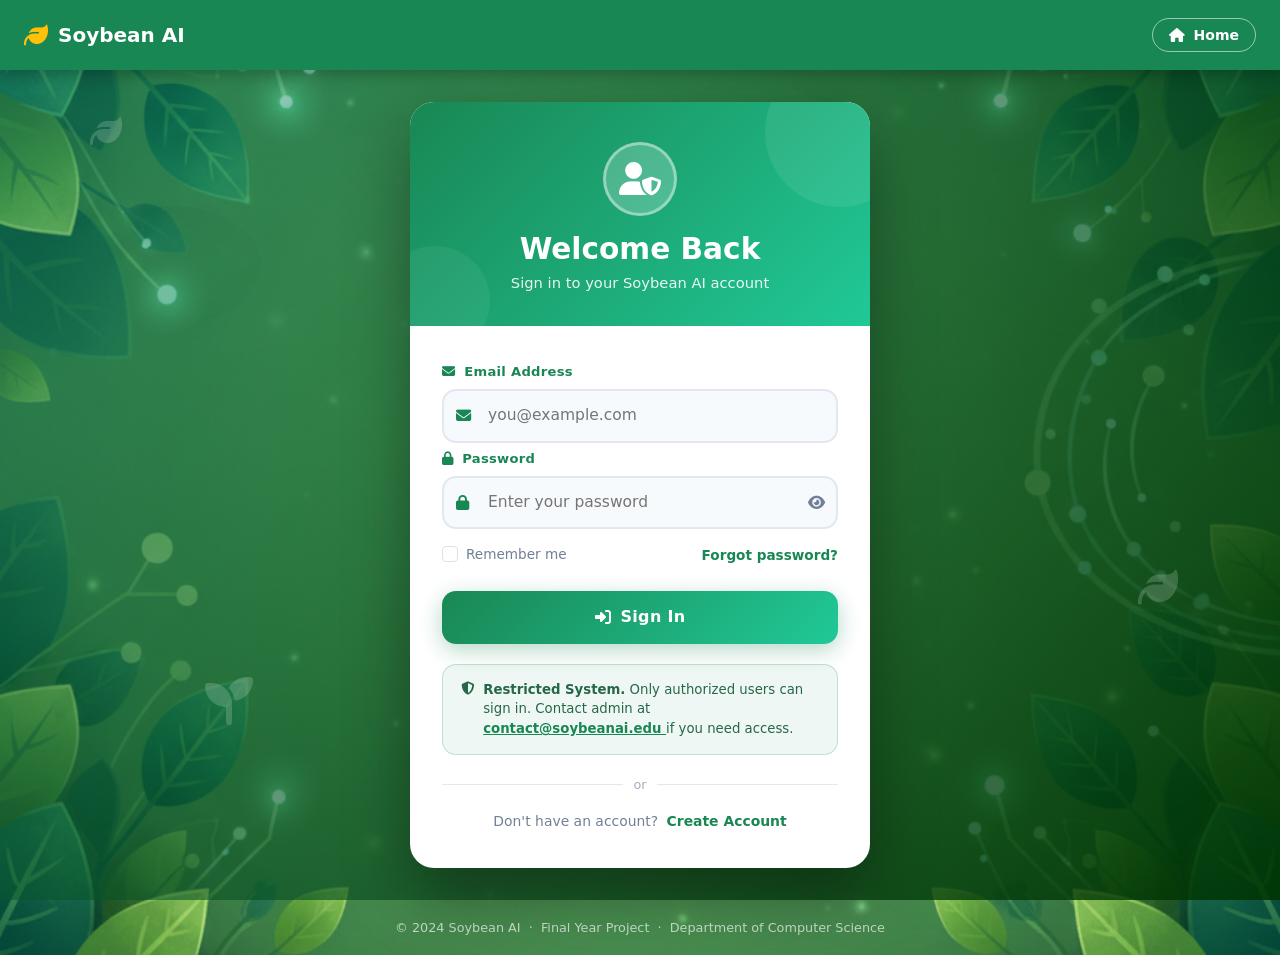
<file: contact.html>
<!doctype html>
<html lang="en">
  <head>
    <meta charset="UTF-8" />
    <meta name="viewport" content="width=device-width, initial-scale=1.0" />
    <title>Contact – Soybean AI</title>
    <link
      href="https://cdn.jsdelivr.net/npm/bootstrap@5.3.8/dist/css/bootstrap.min.css"
      rel="stylesheet"
    />
    <link
      rel="stylesheet"
      href="https://cdnjs.cloudflare.com/ajax/libs/font-awesome/6.4.0/css/all.min.css"
    />
    <link rel="stylesheet" href="style.css" />
  </head>
  <body>
    <!-- NAVBAR -->
    <nav class="navbar navbar-expand-md navbar-dark sticky-top custom-navbar">
      <div class="container-fluid">
        <a class="navbar-brand" href="index.html"
          ><img src="images/Capture.PNG" alt="Logo" style="height: 50px"
        /></a>
        <button
          class="navbar-toggler"
          type="button"
          data-bs-toggle="offcanvas"
          data-bs-target="#mobileMenu"
        >
          <span class="navbar-toggler-icon"></span>
        </button>
        <div class="d-none d-md-flex w-100 align-items-center">
          <ul class="navbar-nav d-flex mx-auto">
            <li class="nav-item">
              <a class="nav-link" href="index.html">Home</a>
            </li>
            <li class="nav-item">
              <a class="nav-link" href="upload.html">Upload</a>
            </li>
            <li class="nav-item">
              <a class="nav-link" href="comparison.html">Comparison</a>
            </li>
            <li class="nav-item">
              <a class="nav-link" href="reports.html">Reports</a>
            </li>
            <li class="nav-item">
              <a class="nav-link" href="growth3d.html">3D Growth</a>
            </li>
            <li class="nav-item">
              <a class="nav-link" href="about.html">About</a>
            </li>
            <li class="nav-item">
              <a class="nav-link active" href="contact.html">Contact</a>
            </li>
          </ul>
            <form class="navbar-search-form">
              <span class="search-leaf-icon">🍃</span>

              <input
                type="search"
                class="navbar-search-input"
                placeholder="Search crops, reports..."
              />

              <button type="submit" class="navbar-search-btn">
                🔍
              </button>
            </form>
        </div>
      </div>
    </nav>
    <div
      class="offcanvas offcanvas-end text-bg-success"
      tabindex="-1"
      id="mobileMenu"
    >
      <div class="offcanvas-header">
        <h5 class="offcanvas-title">Menu</h5>
        <button
          type="button"
          class="btn-close btn-close-white"
          data-bs-dismiss="offcanvas"
        ></button>
      </div>
      <div class="offcanvas-body">
        <ul class="navbar-nav">
          <li class="nav-item">
            <a class="nav-link" href="index.html">Home</a>
          </li>
          <li class="nav-item">
            <a class="nav-link" href="upload.html">Upload</a>
          </li>
          <li class="nav-item">
            <a class="nav-link" href="comparison.html">Comparison</a>
          </li>
          <li class="nav-item">
            <a class="nav-link" href="reports.html">Reports</a>
          </li>
          <li class="nav-item">
            <a class="nav-link" href="growth3d.html">3D Growth</a>
          </li>
          <li class="nav-item">
            <a class="nav-link" href="about.html">About</a>
          </li>
          <li class="nav-item">
            <a class="nav-link active" href="contact.html">Contact</a>
          </li>
        </ul>
      </div>
    </div>

    <!-- PAGE HEADER -->
    <section class="inner-page-header" style="min-height: 300px">
      <div class="floating-leaf leaf-1"><i class="fas fa-leaf"></i></div>
      <div class="floating-leaf leaf-2"><i class="fas fa-leaf"></i></div>
      <div class="floating-leaf leaf-3"><i class="fas fa-seedling"></i></div>
      <div class="container text-white text-center">
        <div class="section-badge section-badge-white">
          <i class="fas fa-envelope me-2"></i>Get In Touch
        </div>
        <h1 class="display-4 fw-bold mb-3">Contact Us</h1>
        <p class="lead opacity-90 mb-0">
          Have a question, suggestion, or want to collaborate? We'd love to hear
          from you.
        </p>
      </div>
    </section>

    <!-- CONTACT INFO CARDS -->
    <section class="py-5 bg-light">
      <div class="container">
        <div class="row g-4 justify-content-center">
          <!-- Address -->
          <div class="col-md-6 col-lg-3">
            <div class="contact-info-card card bg-white p-4 text-center h-100">
              <div class="contact-icon mx-auto">
                <i class="fas fa-map-marker-alt"></i>
              </div>
              <h5 class="fw-bold text-success mb-2">Our Location</h5>
              <p class="text-muted small mb-0">
                Department of Computer Science<br />University Name<br />Faisalabad,
                Pakistan
              </p>
            </div>
          </div>

          <!-- Email -->
          <div class="col-md-6 col-lg-3">
            <div class="contact-info-card card bg-white p-4 text-center h-100">
              <div
                class="contact-icon mx-auto"
                style="background: linear-gradient(135deg, #0d6efd, #6610f2)"
              >
                <i class="fas fa-envelope"></i>
              </div>
              <h5 class="fw-bold text-success mb-2">Email Us</h5>
              <p class="text-muted small mb-1">
                <a
                  href="mailto:contact@soybeanai.edu"
                  class="text-success text-decoration-none"
                  >contact@soybeanai.edu</a
                >
              </p>
              <p class="text-muted small mb-0">
                <a
                  href="mailto:supervisor@university.edu"
                  class="text-success text-decoration-none"
                  >supervisor@university.edu</a
                >
              </p>
            </div>
          </div>

          <!-- Phone -->
          <div class="col-md-6 col-lg-3">
            <div class="contact-info-card card bg-white p-4 text-center h-100">
              <div
                class="contact-icon mx-auto"
                style="background: linear-gradient(135deg, #ffc107, #fd7e14)"
              >
                <i class="fas fa-phone-alt"></i>
              </div>
              <h5 class="fw-bold text-success mb-2">Call Us</h5>
              <p class="text-muted small mb-1">+92 300 1234567</p>
              <p class="text-muted small mb-0">+92 41 9876543</p>
            </div>
          </div>

          <!-- Hours -->
          <div class="col-md-6 col-lg-3">
            <div class="contact-info-card card bg-white p-4 text-center h-100">
              <div
                class="contact-icon mx-auto"
                style="background: linear-gradient(135deg, #20c997, #0dcaf0)"
              >
                <i class="fas fa-clock"></i>
              </div>
              <h5 class="fw-bold text-success mb-2">Working Hours</h5>
              <p class="text-muted small mb-1">Mon – Fri: 9:00 AM – 5:00 PM</p>
              <p class="text-muted small mb-0">Sat: 10:00 AM – 2:00 PM</p>
            </div>
          </div>
        </div>
      </div>
    </section>

    <!-- CONTACT FORM + MAP -->
    <section class="py-5 bg-white">
      <div class="container">
        <div class="row g-5 align-items-start">
          <!-- ── CONTACT FORM ── -->
          <div class="col-lg-6">
            <div class="contact-form-card card">
              <!-- Form header -->
              <div class="contact-form-header">
                <div class="d-flex align-items-center gap-3 mb-2">
                  <div
                    style="
                      width: 50px;
                      height: 50px;
                      background: rgba(255, 255, 255, 0.2);
                      border-radius: 50%;
                      display: flex;
                      align-items: center;
                      justify-content: center;
                      font-size: 1.4rem;
                    "
                  >
                    <i class="fas fa-paper-plane"></i>
                  </div>
                  <div>
                    <h4 class="fw-bold mb-0">Send a Message</h4>
                    <small class="opacity-75"
                      >We'll reply within 24 hours</small
                    >
                  </div>
                </div>
              </div>

              <!-- Form body -->
              <div class="p-4">
                <!-- Success alert -->
                <div
                  class="alert alert-success rounded-3 border-0 d-none"
                  id="successAlert"
                  role="alert"
                >
                  <i class="fas fa-check-circle me-2"></i>
                  <strong>Message Sent!</strong> Thank you. We'll get back to
                  you soon.
                </div>

                <!-- Error alert -->
                <div
                  class="alert alert-danger rounded-3 border-0 d-none"
                  id="errorAlert"
                  role="alert"
                >
                  <i class="fas fa-exclamation-circle me-2"></i>
                  <span id="errorMsg">Please fill in all required fields.</span>
                </div>

                <!-- Full Name -->
                <div class="mb-3">
                  <label class="field-label"
                    ><i class="fas fa-user me-1"></i> Full Name
                    <span class="text-danger">*</span></label
                  >
                  <div class="position-relative">
                    <i class="contact-inp-icon fas fa-user"></i>
                    <input
                      type="text"
                      id="cName"
                      class="contact-inp"
                      placeholder="e.g. Muhammad Ali"
                    />
                  </div>
                </div>

                <!-- Email -->
                <div class="mb-3">
                  <label class="field-label"
                    ><i class="fas fa-envelope me-1"></i> Email Address
                    <span class="text-danger">*</span></label
                  >
                  <div class="position-relative">
                    <i class="contact-inp-icon fas fa-envelope"></i>
                    <input
                      type="email"
                      id="cEmail"
                      class="contact-inp"
                      placeholder="you@example.com"
                    />
                  </div>
                </div>

                <!-- Phone (optional) -->
                <div class="mb-3">
                  <label class="field-label"
                    ><i class="fas fa-phone me-1"></i> Phone Number
                    <span class="text-muted fw-normal">(optional)</span></label
                  >
                  <div class="position-relative">
                    <i class="contact-inp-icon fas fa-phone"></i>
                    <input
                      type="tel"
                      id="cPhone"
                      class="contact-inp"
                      placeholder="+92 300 0000000"
                    />
                  </div>
                </div>

                <!-- Subject -->
                <div class="mb-3">
                  <label class="field-label"
                    ><i class="fas fa-tag me-1"></i> Subject
                    <span class="text-danger">*</span></label
                  >
                  <div class="position-relative">
                    <i
                      class="contact-inp-icon top-align fas fa-tag"
                      style="top: 17px; transform: none"
                    ></i>
                    <select
                      id="cSubject"
                      class="contact-inp"
                      style="padding-left: 2.75rem; appearance: none"
                    >
                      <option value="" disabled selected>
                        Select a subject…
                      </option>
                      <option>General Inquiry</option>
                      <option>Technical Support</option>
                      <option>Bug Report</option>
                      <option>Research Collaboration</option>
                      <option>Access Request</option>
                      <option>Other</option>
                    </select>
                  </div>
                </div>

                <!-- Message -->
                <div class="mb-4">
                  <label class="field-label"
                    ><i class="fas fa-comment-dots me-1"></i> Message
                    <span class="text-danger">*</span></label
                  >
                  <div class="position-relative">
                    <i
                      class="contact-inp-icon top-align fas fa-comment-dots"
                      style="top: 16px; transform: none"
                    ></i>
                    <textarea
                      id="cMessage"
                      class="contact-inp"
                      rows="5"
                      placeholder="Write your message here…"
                      style="
                        resize: vertical;
                        padding-top: 0.85rem;
                        padding-bottom: 0.85rem;
                      "
                    ></textarea>
                  </div>
                  <div class="d-flex justify-content-end mt-1">
                    <small class="text-muted" id="charCount">0 / 500</small>
                  </div>
                </div>

                <!-- Submit -->
                <button
                  class="btn-send"
                  id="sendBtn"
                  type="button"
                  onclick="sendMessage()"
                >
                  <i class="fas fa-paper-plane" id="sendIcon"></i>
                  <span id="sendText">Send Message</span>
                </button>
              </div>
            </div>
          </div>

          <!-- ── RIGHT COLUMN: Map + Social + FAQ ── -->
          <div class="col-lg-6">
            <!-- Map -->
            <div class="mb-4">
              <div class="section-badge">
                <i class="fas fa-map me-1"></i>Find Us
              </div>
              <h3 class="fw-bold text-success mb-3">Our Location</h3>
              <div class="map-embed">
                <iframe
                  src="https://www.google.com/maps/embed?pb=!1m18!1m12!1m3!1d218968.93699609788!2d72.9141!3d31.4504!2m3!1f0!2f0!3f0!3m2!1i1024!2i768!4f13.1!3m3!1m2!1s0x3922644a33b5aa75%3A0xcaaa4a7571720e0d!2sFaisalabad%2C%20Punjab%2C%20Pakistan!5e0!3m2!1sen!2s!4v1700000000000!5m2!1sen!2s"
                  width="100%"
                  height="220"
                  style="border: 0; display: block"
                  allowfullscreen=""
                  loading="lazy"
                >
                </iframe>
              </div>
            </div>

            <!-- Social Links -->
            <div class="mb-4">
              <h5 class="fw-bold text-success mb-3">
                <i class="fas fa-share-alt me-2"></i>Connect With Us
              </h5>
              <div class="social-grid">
                <a href="#" class="social-link-card">
                  <i class="fab fa-github"></i>
                  <div>
                    <div class="fw-semibold" style="font-size: 0.9rem">
                      GitHub
                    </div>
                    <small class="text-muted">Source Code</small>
                  </div>
                </a>
                <a href="#" class="social-link-card">
                  <i class="fab fa-linkedin" style="color: #0a66c2"></i>
                  <div>
                    <div class="fw-semibold" style="font-size: 0.9rem">
                      LinkedIn
                    </div>
                    <small class="text-muted">Team Profile</small>
                  </div>
                </a>
                <a href="#" class="social-link-card">
                  <i class="fab fa-twitter" style="color: #1d9bf0"></i>
                  <div>
                    <div class="fw-semibold" style="font-size: 0.9rem">
                      Twitter / X
                    </div>
                    <small class="text-muted">Updates</small>
                  </div>
                </a>
                <a href="mailto:contact@soybeanai.edu" class="social-link-card">
                  <i class="fas fa-envelope" style="color: #ea4335"></i>
                  <div>
                    <div class="fw-semibold" style="font-size: 0.9rem">
                      Email
                    </div>
                    <small class="text-muted">Direct Mail</small>
                  </div>
                </a>
              </div>
            </div>

            <!-- FAQ -->
            <div>
              <h5 class="fw-bold text-success mb-3">
                <i class="fas fa-question-circle me-2"></i>Frequently Asked
                Questions
              </h5>
              <div id="faqList">
                <div class="faq-item">
                  <button class="faq-btn" onclick="toggleFaq(this)">
                    How do I get access to the system?
                    <i class="fas fa-chevron-down"></i>
                  </button>
                  <div class="faq-answer">
                    Request access through the
                    <a href="signup.html" class="text-success">Sign Up</a> page.
                    An admin will review your request and activate your account
                    within 24–48 hours.
                  </div>
                </div>
                <div class="faq-item">
                  <button class="faq-btn" onclick="toggleFaq(this)">
                    What image formats are supported for upload?
                    <i class="fas fa-chevron-down"></i>
                  </button>
                  <div class="faq-answer">
                    We support JPEG, PNG, and WEBP formats. Images should be at
                    least 224×224 pixels and clearly show the soybean leaf or
                    plant for best accuracy.
                  </div>
                </div>
                <div class="faq-item">
                  <button class="faq-btn" onclick="toggleFaq(this)">
                    How accurate is the disease detection?
                    <i class="fas fa-chevron-down"></i>
                  </button>
                  <div class="faq-answer">
                    Our CNN model achieves 98% accuracy on the test dataset.
                    Detection quality depends on image clarity, lighting, and
                    the disease stage. Early-stage infections may have slightly
                    lower confidence.
                  </div>
                </div>
                <div class="faq-item">
                  <button class="faq-btn" onclick="toggleFaq(this)">
                    Can I use this system for research purposes?
                    <i class="fas fa-chevron-down"></i>
                  </button>
                  <div class="faq-answer">
                    Yes! We welcome research collaborations. Contact us via the
                    form above with a brief description of your research, and
                    we'll get back to you with access and collaboration details.
                  </div>
                </div>
                <div class="faq-item">
                  <button class="faq-btn" onclick="toggleFaq(this)">
                    Is my data kept private?
                    <i class="fas fa-chevron-down"></i>
                  </button>
                  <div class="faq-answer">
                    Yes. Uploaded images are processed in real-time and are not
                    stored permanently. All user data is handled according to
                    our privacy policy and is not shared with third parties.
                  </div>
                </div>
              </div>
            </div>
          </div>
        </div>
      </div>
    </section>

    <!-- FOOTER -->
    <footer class="footer-section">
      <div class="container">
        <div class="footer-top py-5">
          <div class="row g-4">
            <div class="col-lg-4 col-md-6">
              <a
                href="index.html"
                class="footer-logo d-flex align-items-center gap-2 mb-3"
              >
                <i
                  class="fas fa-leaf"
                  style="color: #28a745; font-size: 1.8rem"
                ></i>
                <span class="fw-bold fs-5 text-white">Soybean AI</span>
              </a>
              <p style="color: rgba(255, 255, 255, 0.7)">
                AI-Driven Intelligent Soybean Phenotyping & Decision Support
                System.
              </p>
              <div class="footer-social mt-3 d-flex gap-2">
                <a href="#" class="social-icon"
                  ><i class="fab fa-facebook-f"></i
                ></a>
                <a href="#" class="social-icon"
                  ><i class="fab fa-twitter"></i
                ></a>
                <a href="#" class="social-icon"
                  ><i class="fab fa-linkedin-in"></i
                ></a>
                <a href="#" class="social-icon"
                  ><i class="fab fa-github"></i
                ></a>
              </div>
            </div>
            <div class="col-lg-2 col-md-6">
              <h5 class="footer-title">Quick Links</h5>
              <ul class="footer-list">
                <li><a href="index.html">Home</a></li>
                <li><a href="upload.html">Upload Image</a></li>
                <li><a href="comparison.html">Comparison</a></li>
                <li><a href="reports.html">Reports</a></li>
                <li><a href="about.html">About</a></li>
              </ul>
            </div>
            <div class="col-lg-2 col-md-6">
              <h5 class="footer-title">Features</h5>
              <ul class="footer-list">
                <li><a href="#">Variety Detection</a></li>
                <li><a href="#">Disease Detection</a></li>
                <li><a href="#">Growth Prediction</a></li>
                <li><a href="#">AI Chatbot</a></li>
                <li><a href="growth3d.html">3D Growth</a></li>
              </ul>
            </div>
            <div class="col-lg-4 col-md-6">
              <h5 class="footer-title">Contact Info</h5>
              <ul class="footer-contact-list">
                <li>
                  <i class="fas fa-map-marker-alt"></i
                  ><span
                    >Department of Computer Science<br />University Name,
                    Faisalabad</span
                  >
                </li>
                <li>
                  <i class="fas fa-phone"></i><span>+92 300 1234567</span>
                </li>
                <li>
                  <i class="fas fa-envelope"></i
                  ><span>contact@soybeanai.edu</span>
                </li>
                <li>
                  <i class="fas fa-clock"></i
                  ><span>Mon–Fri: 9:00 AM – 5:00 PM</span>
                </li>
              </ul>
            </div>
          </div>
        </div>
        <div class="footer-bottom py-4 border-top">
          <div class="row align-items-center">
            <div class="col-md-6 text-center text-md-start">
              <p class="mb-0 text-muted">
                &copy; 2024 Soybean AI. All Rights Reserved.
              </p>
              <p class="text-muted small mb-0">
                Final Year Project | Department of Computer Science
              </p>
            </div>
            <div class="col-md-6 text-center text-md-end mt-3 mt-md-0">
              <a href="#" class="footer-link">Privacy Policy</a>
              <span class="mx-2 text-muted">|</span>
              <a href="#" class="footer-link">Terms of Service</a>
              <span class="mx-2 text-muted">|</span>
              <a href="contact.html" class="footer-link">Support</a>
            </div>
          </div>
        </div>
      </div>
    </footer>

    <script src="https://cdn.jsdelivr.net/npm/bootstrap@5.3.8/dist/js/bootstrap.bundle.min.js"></script>
    <script src="script.js"></script>
  </body>
</html>
</file>
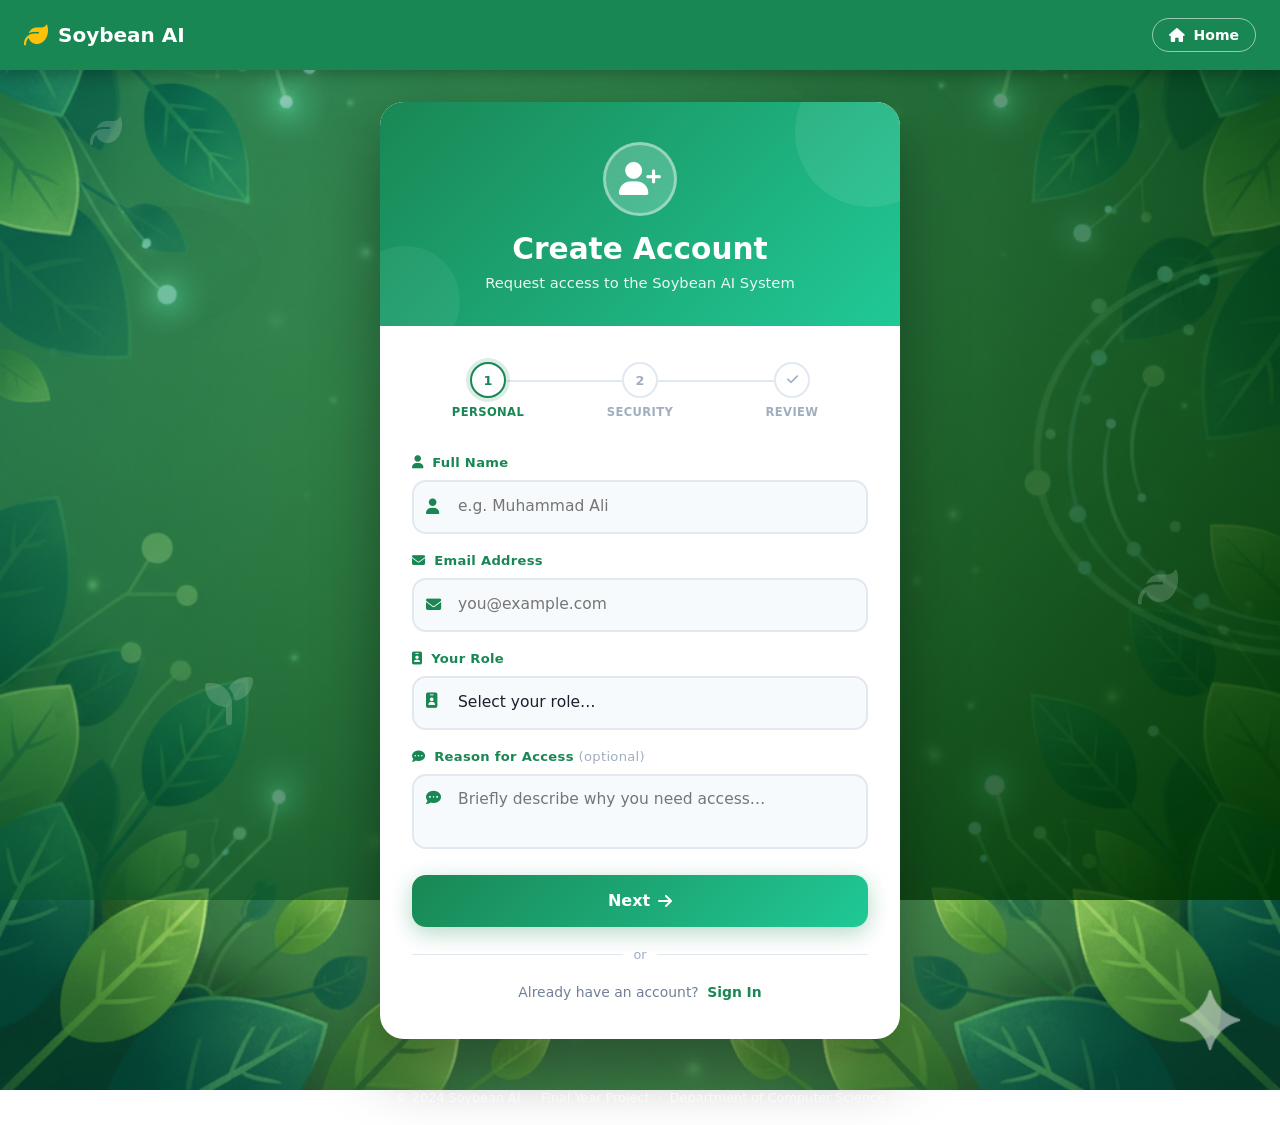
<file: signup.html>
<!doctype html>
<html lang="en">
  <head>
    <meta charset="UTF-8" />
    <meta name="viewport" content="width=device-width, initial-scale=1.0" />
    <title>Sign Up – Soybean AI</title>

    <!-- Bootstrap CSS -->
    <link href="https://cdn.jsdelivr.net/npm/bootstrap@5.3.8/dist/css/bootstrap.min.css" rel="stylesheet" />
    <!-- Font Awesome -->
    <link rel="stylesheet" href="https://cdnjs.cloudflare.com/ajax/libs/font-awesome/6.4.0/css/all.min.css" />

    <style>
      /* ===== ROOT ===== */
      :root {
        --green:  #198754;
        --teal:   #20c997;
        --yellow: #ffc107;
        --dark:   #0d2b1a;
      }

      *, *::before, *::after { box-sizing: border-box; margin: 0; padding: 0; }

      body {
        font-family: 'Segoe UI', system-ui, sans-serif;
        min-height: 100vh;
        background: url("images/back.png") center / cover no-repeat fixed;
        position: relative;
        display: flex;
        flex-direction: column;
      }

      body::before {
        content: "";
        position: fixed; inset: 0;
        background: linear-gradient(135deg,
          rgba(22,160,132,.30) 0%,
          rgba(0,51,0,.86)    100%);
        z-index: 0;
      }

      /* ===== NAVBAR ===== */
      .auth-nav {
        position: relative; z-index: 10;
        background: var(--green);
        height: 70px;
        display: flex; align-items: center;
        padding: 0 1.5rem;
        box-shadow: 0 4px 14px rgba(0,0,0,.25);
      }
      .nav-brand {
        display: flex; align-items: center; gap: 10px;
        text-decoration: none; color: #fff;
        font-size: 1.25rem; font-weight: 700;
      }
      .nav-brand i { color: var(--yellow); font-size: 1.5rem; }
      .nav-home {
        margin-left: auto; color: #fff; font-size: .875rem; font-weight: 600;
        text-decoration: none; border: 1.5px solid rgba(255,255,255,.55);
        border-radius: 50px; padding: .35rem 1rem; transition: all .25s;
      }
      .nav-home:hover { background: rgba(255,255,255,.15); color: #fff; }

      /* ===== LEAVES ===== */
      .leaf {
        position: fixed; z-index: 1; pointer-events: none;
        color: rgba(255,255,255,.18); animation: floatLeaf 7s ease-in-out infinite;
      }
      .leaf-1 { font-size: 2rem;   top: 12%;    left: 7%;   animation-delay: 0s; }
      .leaf-2 { font-size: 2.5rem; top: 62%;    right: 8%;  animation-delay: 2.5s; }
      .leaf-3 { font-size: 3rem;   bottom: 18%; left: 16%;  animation-delay: 5s; }

      @keyframes floatLeaf {
        0%   { transform: translateY(0)    rotate(0deg);  opacity: 0; }
        40%  { opacity: .9; }
        100% { transform: translateY(-90px) rotate(22deg); opacity: 0; }
      }

      /* ===== WRAPPER ===== */
      .auth-wrapper {
        position: relative; z-index: 2;
        flex: 1; display: flex; align-items: center; justify-content: center;
        padding: 2rem 1rem;
      }

      /* ===== CARD ===== */
      .auth-card {
        width: 100%; max-width: 520px;
        background: #fff;
        border-radius: 24px;
        overflow: hidden;
        box-shadow: 0 28px 65px rgba(0,0,0,.38);
        animation: cardUp .55s ease-out both;
      }

      @keyframes cardUp {
        from { opacity:0; transform:translateY(40px); }
        to   { opacity:1; transform:translateY(0); }
      }

      /* card header */
      .card-top {
        background: linear-gradient(135deg, var(--green) 0%, var(--teal) 100%);
        padding: 2.5rem 2rem 2rem;
        text-align: center; color: #fff;
        position: relative; overflow: hidden;
      }
      .card-top::before {
        content:""; position:absolute;
        top:-45px; right:-45px;
        width:150px; height:150px;
        background:rgba(255,255,255,.08); border-radius:50%;
      }
      .card-top::after {
        content:""; position:absolute;
        bottom:-30px; left:-30px;
        width:110px; height:110px;
        background:rgba(255,255,255,.06); border-radius:50%;
      }
      .top-avatar {
        width: 74px; height: 74px;
        background: rgba(255,255,255,.22);
        border: 3px solid rgba(255,255,255,.4);
        border-radius: 50%;
        display: flex; align-items: center; justify-content: center;
        margin: 0 auto 1rem; font-size: 2.1rem;
        position: relative; z-index: 1;
        animation: popIn .5s .3s cubic-bezier(.175,.885,.32,1.275) both;
      }
      @keyframes popIn {
        from { transform:scale(0); opacity:0; }
        to   { transform:scale(1); opacity:1; }
      }
      .card-top h2 {
        font-size: 1.85rem; font-weight: 700;
        margin-bottom: .3rem; position: relative; z-index: 1;
      }
      .card-top p {
        opacity: .9; font-size: .92rem;
        position: relative; z-index: 1; margin: 0;
      }

      /* ===== BODY ===== */
      .card-body { padding: 2.25rem 2rem; }

      /* step indicator */
      .steps {
        display: flex; align-items: center;
        margin-bottom: 2rem; gap: 0;
      }
      .step-item {
        display: flex; flex-direction: column; align-items: center;
        flex: 1; position: relative;
      }
      .step-item:not(:last-child)::after {
        content: "";
        position: absolute; top: 18px; left: calc(50% + 18px);
        width: calc(100% - 36px); height: 2px;
        background: #e2e8f0;
        transition: background .4s;
        z-index: 0;
      }
      .step-item.done:not(:last-child)::after { background: var(--green); }

      .step-circle {
        width: 36px; height: 36px;
        border-radius: 50%;
        border: 2px solid #e2e8f0;
        display: flex; align-items: center; justify-content: center;
        font-size: .8rem; font-weight: 700; color: #a0aec0;
        background: #fff; z-index: 1;
        transition: all .35s;
      }
      .step-item.active .step-circle {
        border-color: var(--green); color: var(--green);
        box-shadow: 0 0 0 4px rgba(25,135,84,.15);
      }
      .step-item.done .step-circle {
        background: var(--green); border-color: var(--green);
        color: #fff;
      }
      .step-label {
        font-size: .72rem; color: #a0aec0; margin-top: .35rem;
        font-weight: 600; text-transform: uppercase; letter-spacing: .4px;
        transition: color .3s;
      }
      .step-item.active .step-label { color: var(--green); }
      .step-item.done  .step-label  { color: var(--green); }

      /* step panels */
      .step-panel { display: none; }
      .step-panel.active { display: block; }

      /* alert */
      .auth-alert {
        display: none;
        border-radius: 12px; border: none;
        padding: .85rem 1rem; font-size: .88rem;
        margin-bottom: 1.25rem;
      }

      /* labels */
      .field-label {
        display: block;
        font-weight: 600; font-size: .82rem; color: var(--green);
        margin-bottom: .45rem; letter-spacing: .3px;
      }

      /* input group */
      .inp-group { position: relative; margin-bottom: 1.1rem; }
      .inp-icon {
        position: absolute; left: 14px; top: 50%;
        transform: translateY(-50%);
        color: var(--green); font-size: .95rem; z-index: 4; pointer-events: none;
      }
      /* for select (top-aligned icon) */
      .inp-icon.top { top: 17px; transform: none; }

      .auth-inp {
        width: 100%;
        border: 2px solid #e2e8f0; border-radius: 14px;
        padding: .82rem 2.8rem .82rem 2.75rem;
        font-size: .97rem; color: #1a202c;
        background: #f7fafc; outline: none;
        transition: border-color .25s, box-shadow .25s, background .25s;
        appearance: none;
      }
      .auth-inp:focus {
        border-color: var(--green);
        box-shadow: 0 0 0 .22rem rgba(25,135,84,.18);
        background: #fff;
      }
      .auth-inp.error {
        border-color: #e53e3e;
        box-shadow: 0 0 0 .22rem rgba(229,62,62,.15);
      }
      .auth-inp.ok { border-color: var(--green); }

      /* eye btn */
      .eye-btn {
        position: absolute; right: 13px; top: 50%;
        transform: translateY(-50%);
        background: none; border: none;
        color: #718096; cursor: pointer; z-index: 4;
        font-size: .95rem; padding: 0; line-height: 1;
        transition: color .2s;
      }
      .eye-btn:hover { color: var(--green); }

      /* error text */
      .err-msg {
        display: none; font-size: .78rem; color: #e53e3e;
        margin-top: .3rem; padding-left: .4rem; margin-bottom: .4rem;
      }

      /* ── password strength ── */
      .strength-wrap { margin-top: .4rem; margin-bottom: .2rem; }
      .strength-track {
        height: 6px; border-radius: 4px; background: #e2e8f0; overflow: hidden;
      }
      .strength-fill {
        height: 100%; border-radius: 4px; width: 0%;
        transition: width .4s ease, background .4s ease;
      }
      .strength-label {
        font-size: .76rem; color: #a0aec0; margin-top: .3rem;
      }

      /* ── requirements list ── */
      .req-list {
        list-style: none; padding: 0; margin: .6rem 0 1rem;
        display: grid; grid-template-columns: 1fr 1fr; gap: .3rem;
      }
      .req-list li {
        font-size: .78rem; color: #a0aec0;
        display: flex; align-items: center; gap: .4rem;
      }
      .req-list li i { font-size: .7rem; }
      .req-list li.met { color: var(--green); }

      /* nav buttons */
      .btn-row {
        display: flex; gap: .75rem; margin-top: 1.4rem;
      }
      .btn-back {
        flex: 0 0 auto;
        background: #f7fafc; border: 2px solid #e2e8f0;
        border-radius: 14px; padding: .84rem 1.4rem;
        font-size: .95rem; font-weight: 700; color: #4a5568;
        cursor: pointer; transition: all .25s;
        display: flex; align-items: center; gap: .4rem;
      }
      .btn-back:hover { background: #edf2f7; border-color: #cbd5e0; }

      .btn-next, .btn-submit {
        flex: 1;
        background: linear-gradient(135deg, var(--green) 0%, var(--teal) 100%);
        border: none; border-radius: 14px;
        padding: .9rem; font-size: 1rem; font-weight: 700; color: #fff;
        box-shadow: 0 6px 22px rgba(25,135,84,.32);
        cursor: pointer; transition: transform .25s, box-shadow .25s;
        display: flex; align-items: center; justify-content: center; gap: .5rem;
      }
      .btn-next:hover:not(:disabled),
      .btn-submit:hover:not(:disabled) {
        transform: translateY(-2px);
        box-shadow: 0 11px 30px rgba(25,135,84,.44);
      }
      .btn-next:disabled, .btn-submit:disabled { opacity: .72; cursor: not-allowed; }

      /* notice box */
      .notice-box {
        display: flex; align-items: flex-start; gap: .6rem;
        background: linear-gradient(135deg,
          rgba(255,193,7,.1), rgba(255,193,7,.05));
        border: 1px solid rgba(255,193,7,.35);
        border-radius: 14px;
        padding: .9rem 1.1rem;
        font-size: .83rem; color: #856404;
        margin-bottom: 1.25rem;
      }
      .notice-box i { margin-top: .15rem; flex-shrink: 0; }

      /* divider */
      .divider {
        display: flex; align-items: center; gap: 10px;
        font-size: .8rem; color: #a0aec0; margin: 1.1rem 0;
      }
      .divider::before, .divider::after {
        content:""; flex:1; height:1px; background:#e2e8f0;
      }

      .bottom-link { text-align: center; font-size: .87rem; color: #718096; }
      .bottom-link a {
        color: var(--green); font-weight: 700;
        text-decoration: none; margin-left: .25rem;
      }
      .bottom-link a:hover { text-decoration: underline; }

      /* ── SUCCESS SCREEN ── */
      .success-screen {
        display: none;
        flex-direction: column; align-items: center; justify-content: center;
        padding: 3rem 2rem; text-align: center;
      }
      .success-icon {
        width: 96px; height: 96px;
        background: linear-gradient(135deg, var(--green), var(--teal));
        border-radius: 50%;
        display: flex; align-items: center; justify-content: center;
        font-size: 2.6rem; color: #fff;
        box-shadow: 0 12px 35px rgba(25,135,84,.38);
        margin-bottom: 1.5rem;
        animation: popIn .5s cubic-bezier(.175,.885,.32,1.275);
      }
      .success-screen h3 { font-size: 1.6rem; font-weight: 700; color: var(--green); margin-bottom: .5rem; }
      .success-screen p  { color: #718096; margin-bottom: .4rem; }
      .success-screen .small { font-size: .82rem; }

      .btn-gohome {
        margin-top: 1.5rem;
        background: linear-gradient(135deg, var(--green) 0%, var(--teal) 100%);
        border: none; border-radius: 14px;
        padding: .9rem 2.5rem; font-size: 1rem; font-weight: 700; color: #fff;
        box-shadow: 0 6px 22px rgba(25,135,84,.32);
        cursor: pointer; transition: transform .25s, box-shadow .25s;
      }
      .btn-gohome:hover { transform: translateY(-2px); }

      /* ===== FOOTER ===== */
      .auth-footer {
        position: relative; z-index: 2;
        text-align: center; padding: 1.1rem;
        font-size: .8rem; color: rgba(255,255,255,.65);
      }

      /* ===== RESPONSIVE ===== */
      @media (max-width: 480px) {
        .card-body { padding: 1.75rem 1.25rem; }
        .card-top  { padding: 2rem 1.25rem 1.5rem; }
        .req-list  { grid-template-columns: 1fr; }
        .step-label { font-size: .65rem; }
      }
    </style>
  </head>

  <body>
    <!-- Floating leaves -->
    <div class="leaf leaf-1"><i class="fas fa-leaf"></i></div>
    <div class="leaf leaf-2"><i class="fas fa-leaf"></i></div>
    <div class="leaf leaf-3"><i class="fas fa-seedling"></i></div>

    <!-- NAVBAR -->
    <nav class="auth-nav">
      <a href="index.html" class="nav-brand">
        <i class="fas fa-leaf"></i> Soybean AI
      </a>
      <a href="index.html" class="nav-home">
        <i class="fas fa-home me-1"></i> Home
      </a>
    </nav>

    <!-- MAIN -->
    <div class="auth-wrapper">
      <div class="auth-card" id="mainCard">

        <!-- TOP HEADER -->
        <div class="card-top">
          <div class="top-avatar"><i class="fas fa-user-plus"></i></div>
          <h2>Create Account</h2>
          <p>Request access to the Soybean AI System</p>
        </div>

        <!-- BODY -->
        <div class="card-body" id="formBody">

          <!-- Step Indicator -->
          <div class="steps" id="stepIndicator">
            <div class="step-item active" id="si1">
              <div class="step-circle">1</div>
              <div class="step-label">Personal</div>
            </div>
            <div class="step-item" id="si2">
              <div class="step-circle">2</div>
              <div class="step-label">Security</div>
            </div>
            <div class="step-item" id="si3">
              <div class="step-circle"><i class="fas fa-check"></i></div>
              <div class="step-label">Review</div>
            </div>
          </div>

          <!-- Alert -->
          <div class="auth-alert alert-danger" id="signupAlert" role="alert">
            <i class="fas fa-exclamation-circle me-2"></i>
            <span id="alertMsg"></span>
          </div>

          <!-- ════════════════════════════
               STEP 1 – Personal Info
               ════════════════════════════ -->
          <div class="step-panel active" id="panel1">

            <!-- Full Name -->
            <label class="field-label" for="fullName">
              <i class="fas fa-user me-1"></i> Full Name
            </label>
            <div class="inp-group">
              <i class="inp-icon fas fa-user"></i>
              <input type="text" id="fullName" class="auth-inp"
                placeholder="e.g. Muhammad Ali" autocomplete="name" />
            </div>
            <div class="err-msg" id="fullNameErr"><i class="fas fa-circle-exclamation me-1"></i><span></span></div>

            <!-- Email -->
            <label class="field-label" for="email">
              <i class="fas fa-envelope me-1"></i> Email Address
            </label>
            <div class="inp-group">
              <i class="inp-icon fas fa-envelope"></i>
              <input type="email" id="email" class="auth-inp"
                placeholder="you@example.com" autocomplete="email" />
            </div>
            <div class="err-msg" id="emailErr"><i class="fas fa-circle-exclamation me-1"></i><span></span></div>

            <!-- Role -->
            <label class="field-label" for="role">
              <i class="fas fa-id-badge me-1"></i> Your Role
            </label>
            <div class="inp-group">
              <i class="inp-icon top fas fa-id-badge"></i>
              <select id="role" class="auth-inp">
                <option value="" disabled selected>Select your role…</option>
                <option value="Administrator">Administrator</option>
                <option value="Researcher">Researcher</option>
                <option value="Farmer">Farmer</option>
                <option value="Student">Student</option>
                <option value="Other">Other</option>
              </select>
            </div>
            <div class="err-msg" id="roleErr"><i class="fas fa-circle-exclamation me-1"></i><span></span></div>

            <!-- Reason -->
            <label class="field-label" for="reason">
              <i class="fas fa-comment-dots me-1"></i> Reason for Access <span style="font-weight:400;color:#a0aec0">(optional)</span>
            </label>
            <div class="inp-group">
              <i class="inp-icon top fas fa-comment-dots" style="top:16px"></i>
              <textarea id="reason" class="auth-inp" rows="2"
                placeholder="Briefly describe why you need access…"
                style="resize:none; padding-top:.75rem; padding-bottom:.75rem;"></textarea>
            </div>

            <div class="btn-row" style="margin-top:1.2rem">
              <button class="btn-next" onclick="goStep2()">
                Next <i class="fas fa-arrow-right"></i>
              </button>
            </div>

            <div class="divider">or</div>
            <div class="bottom-link">
              Already have an account? <a href="login.html">Sign In</a>
            </div>

          </div><!-- /panel1 -->


          <!-- ════════════════════════════
               STEP 2 – Security
               ════════════════════════════ -->
          <div class="step-panel" id="panel2">

            <!-- Password -->
            <label class="field-label" for="password">
              <i class="fas fa-lock me-1"></i> Create Password
            </label>
            <div class="inp-group">
              <i class="inp-icon fas fa-lock"></i>
              <input type="password" id="password" class="auth-inp"
                placeholder="Minimum 8 characters"
                autocomplete="new-password"
                oninput="checkStrength(this.value)" />
              <button class="eye-btn" type="button" id="eye1" onclick="toggleEye('password','eye1')">
                <i class="fas fa-eye"></i>
              </button>
            </div>
            <div class="err-msg" id="passErr"><i class="fas fa-circle-exclamation me-1"></i><span></span></div>

            <!-- Strength bar -->
            <div class="strength-wrap">
              <div class="strength-track">
                <div class="strength-fill" id="sFill"></div>
              </div>
              <div class="strength-label" id="sLabel"></div>
            </div>

            <!-- Requirements -->
            <ul class="req-list" id="reqList">
              <li id="req-len"><i class="fas fa-circle"></i> 8+ characters</li>
              <li id="req-upper"><i class="fas fa-circle"></i> Uppercase letter</li>
              <li id="req-num"><i class="fas fa-circle"></i> Number</li>
              <li id="req-sym"><i class="fas fa-circle"></i> Special character</li>
            </ul>

            <!-- Confirm Password -->
            <label class="field-label" for="confirm">
              <i class="fas fa-lock me-1"></i> Confirm Password
            </label>
            <div class="inp-group">
              <i class="inp-icon fas fa-lock"></i>
              <input type="password" id="confirm" class="auth-inp"
                placeholder="Re-enter your password"
                autocomplete="new-password" />
              <button class="eye-btn" type="button" id="eye2" onclick="toggleEye('confirm','eye2')">
                <i class="fas fa-eye"></i>
              </button>
            </div>
            <div class="err-msg" id="confirmErr"><i class="fas fa-circle-exclamation me-1"></i><span></span></div>

            <div class="btn-row">
              <button class="btn-back" onclick="goStep(1)">
                <i class="fas fa-arrow-left"></i> Back
              </button>
              <button class="btn-next" onclick="goStep3()">
                Next <i class="fas fa-arrow-right"></i>
              </button>
            </div>

          </div><!-- /panel2 -->


          <!-- ════════════════════════════
               STEP 3 – Review & Submit
               ════════════════════════════ -->
          <div class="step-panel" id="panel3">

            <h5 class="fw-bold text-success mb-3" style="font-size:1rem">
              <i class="fas fa-clipboard-check me-2"></i>Review Your Details
            </h5>

            <!-- Summary table -->
            <div style="background:#f7fafc; border-radius:16px; padding:1.2rem; margin-bottom:1.25rem; border:1px solid #e2e8f0;">
              <div style="display:flex; justify-content:space-between; padding:.55rem 0; border-bottom:1px solid #e2e8f0;">
                <span style="font-size:.85rem; color:#718096; font-weight:600;">Full Name</span>
                <span style="font-size:.85rem; color:#1a202c; font-weight:600;" id="rv-name">—</span>
              </div>
              <div style="display:flex; justify-content:space-between; padding:.55rem 0; border-bottom:1px solid #e2e8f0;">
                <span style="font-size:.85rem; color:#718096; font-weight:600;">Email</span>
                <span style="font-size:.85rem; color:#1a202c; font-weight:600;" id="rv-email">—</span>
              </div>
              <div style="display:flex; justify-content:space-between; padding:.55rem 0; border-bottom:1px solid #e2e8f0;">
                <span style="font-size:.85rem; color:#718096; font-weight:600;">Role</span>
                <span style="font-size:.85rem; color:#1a202c; font-weight:600;" id="rv-role">—</span>
              </div>
              <div style="display:flex; justify-content:space-between; padding:.55rem 0;">
                <span style="font-size:.85rem; color:#718096; font-weight:600;">Password</span>
                <span style="font-size:.85rem; color:#1a202c; font-weight:600;">••••••••</span>
              </div>
            </div>

            <!-- Notice -->
            <div class="notice-box">
              <i class="fas fa-clock"></i>
              <div>
                <strong>Approval Required.</strong>
                Your request will be reviewed by an administrator before you can sign in. You will be notified via email.
              </div>
            </div>

            <!-- Terms -->
            <div class="form-check mb-1" style="margin-bottom:.7rem !important">
              <input class="form-check-input" type="checkbox" id="terms" />
              <label class="form-check-label" for="terms" style="font-size:.84rem; color:#4a5568">
                I agree to the
                <a href="#" style="color:var(--green); font-weight:600">Terms of Service</a>
                and
                <a href="#" style="color:var(--green); font-weight:600">Privacy Policy</a>.
              </label>
            </div>
            <div class="err-msg" id="termsErr"><i class="fas fa-circle-exclamation me-1"></i><span></span></div>

            <div class="btn-row" style="margin-top:1.2rem">
              <button class="btn-back" onclick="goStep(2)">
                <i class="fas fa-arrow-left"></i> Back
              </button>
              <button class="btn-submit" id="submitBtn" onclick="handleSubmit()">
                <i class="fas fa-paper-plane"></i> Submit Request
              </button>
            </div>

          </div><!-- /panel3 -->

        </div><!-- /card-body -->


        <!-- ════════════════ SUCCESS SCREEN ════════════════ -->
        <div class="success-screen" id="successScreen">
          <div class="success-icon"><i class="fas fa-check"></i></div>
          <h3>Request Submitted!</h3>
          <p>Your account request has been sent to the admin for approval.</p>
          <p class="small" style="color:#a0aec0">
            You'll receive an email at <strong id="succEmail" style="color:var(--green)"></strong>
            once your access is granted.
          </p>
          <button class="btn-gohome" onclick="window.location.href='login.html'">
            <i class="fas fa-sign-in-alt me-2"></i>Go to Sign In
          </button>
        </div>

      </div><!-- /auth-card -->
    </div><!-- /auth-wrapper -->

    <footer class="auth-footer">
      &copy; 2024 Soybean AI &nbsp;·&nbsp; Final Year Project &nbsp;·&nbsp; Department of Computer Science
    </footer>

    <script src="https://cdn.jsdelivr.net/npm/bootstrap@5.3.8/dist/js/bootstrap.bundle.min.js"></script>

    <script>
      /* ── eye toggle ── */
      function toggleEye(inputId, btnId) {
        const inp = document.getElementById(inputId);
        const ico = document.querySelector('#' + btnId + ' i');
        if (inp.type === 'password') {
          inp.type = 'text';
          ico.classList.replace('fa-eye','fa-eye-slash');
        } else {
          inp.type = 'password';
          ico.classList.replace('fa-eye-slash','fa-eye');
        }
      }

      /* ── password strength ── */
      function checkStrength(val) {
        const reqs = {
          'req-len':   val.length >= 8,
          'req-upper': /[A-Z]/.test(val),
          'req-num':   /[0-9]/.test(val),
          'req-sym':   /[^A-Za-z0-9]/.test(val)
        };

        let score = Object.values(reqs).filter(Boolean).length;

        Object.entries(reqs).forEach(([id, met]) => {
          const li = document.getElementById(id);
          li.classList.toggle('met', met);
          li.querySelector('i').className = met
            ? 'fas fa-check-circle'
            : 'fas fa-circle';
        });

        const fill  = document.getElementById('sFill');
        const label = document.getElementById('sLabel');
        const levels = [
          { w:'0%',   color:'#e2e8f0', text:'' },
          { w:'28%',  color:'#e53e3e', text:'Weak' },
          { w:'55%',  color:'#f6ad55', text:'Fair' },
          { w:'80%',  color:'#68d391', text:'Good' },
          { w:'100%', color:'#198754', text:'Strong' }
        ];
        fill.style.width      = levels[score].w;
        fill.style.background = levels[score].color;
        label.textContent = score ? 'Strength: ' + levels[score].text : '';
        label.style.color = levels[score].color;
      }

      /* ── field helpers ── */
      function setErr(id, msg) {
        const inp = document.getElementById(id);
        const el  = document.getElementById(id + 'Err');
        if (inp) { inp.classList.add('error'); inp.classList.remove('ok'); }
        if (el)  { el.querySelector('span').textContent = msg; el.style.display = 'block'; }
      }
      function setOk(id) {
        const inp = document.getElementById(id);
        const el  = document.getElementById(id + 'Err');
        if (inp) { inp.classList.remove('error'); inp.classList.add('ok'); }
        if (el)  { el.style.display = 'none'; }
      }
      function clearF(id) {
        const inp = document.getElementById(id);
        const el  = document.getElementById(id + 'Err');
        if (inp) inp.classList.remove('error','ok');
        if (el)  el.style.display = 'none';
      }

      /* clear errors on input */
      ['fullName','email','role','password','confirm'].forEach(id => {
        const el = document.getElementById(id);
        if (el) el.addEventListener('input', () => { clearF(id); hideAlert(); });
      });

      /* ── alert ── */
      function showAlert(msg) {
        const el = document.getElementById('signupAlert');
        document.getElementById('alertMsg').textContent = msg;
        el.style.display = 'flex';
      }
      function hideAlert() {
        document.getElementById('signupAlert').style.display = 'none';
      }

      /* ── step management ── */
      let currentStep = 1;

      function goStep(n) {
        hideAlert();
        // deactivate all
        for (let i = 1; i <= 3; i++) {
          document.getElementById('panel' + i).classList.remove('active');
          const si = document.getElementById('si' + i);
          si.classList.remove('active');
          if (i < n) si.classList.add('done'); else si.classList.remove('done');
        }
        document.getElementById('panel' + n).classList.add('active');
        document.getElementById('si' + n).classList.add('active');
        currentStep = n;
      }

      /* ── Step 1 validation ── */
      function goStep2() {
        hideAlert();
        let ok = true;

        const name  = document.getElementById('fullName').value.trim();
        const email = document.getElementById('email').value.trim();
        const role  = document.getElementById('role').value;

        if (!name || name.length < 2) {
          setErr('fullName', 'Please enter your full name (at least 2 characters).'); ok = false;
        } else { setOk('fullName'); }

        if (!email) {
          setErr('email', 'Email address is required.'); ok = false;
        } else if (!/^[^\s@]+@[^\s@]+\.[^\s@]+$/.test(email)) {
          setErr('email', 'Please enter a valid email address.'); ok = false;
        } else { setOk('email'); }

        if (!role) {
          setErr('role', 'Please select your role.'); ok = false;
        } else { setOk('role'); }

        if (ok) goStep(2);
      }

      /* ── Step 2 validation ── */
      function goStep3() {
        hideAlert();
        let ok = true;

        const pass    = document.getElementById('password').value;
        const confirm = document.getElementById('confirm').value;

        if (!pass) {
          setErr('password', 'Please create a password.'); ok = false;
        } else if (pass.length < 8) {
          setErr('password', 'Password must be at least 8 characters.'); ok = false;
        } else { setOk('password'); }

        if (!confirm) {
          setErr('confirm', 'Please confirm your password.'); ok = false;
        } else if (pass !== confirm) {
          setErr('confirm', 'Passwords do not match.'); ok = false;
        } else { setOk('confirm'); }

        if (ok) {
          // populate review screen
          document.getElementById('rv-name').textContent  = document.getElementById('fullName').value.trim();
          document.getElementById('rv-email').textContent = document.getElementById('email').value.trim();
          document.getElementById('rv-role').textContent  = document.getElementById('role').value;
          goStep(3);
        }
      }

      /* ── Final submit ── */
      function handleSubmit() {
        hideAlert();

        if (!document.getElementById('terms').checked) {
          setErr('terms', 'You must agree to the Terms of Service to continue.');
          return;
        }
        clearF('terms');

        const btn = document.getElementById('submitBtn');
        btn.disabled = true;
        btn.innerHTML = '<i class="fas fa-spinner fa-spin"></i> Submitting…';

        // Save request to localStorage (front-end demo only)
        const request = {
          name:    document.getElementById('fullName').value.trim(),
          email:   document.getElementById('email').value.trim().toLowerCase(),
          role:    document.getElementById('role').value,
          reason:  document.getElementById('reason').value.trim(),
          date:    new Date().toISOString(),
          status:  'pending'
        };

        const existing = JSON.parse(localStorage.getItem('soybean_requests') || '[]');
        existing.push(request);
        localStorage.setItem('soybean_requests', JSON.stringify(existing));

        setTimeout(() => {
          // show success screen
          document.getElementById('formBody').style.display  = 'none';
          document.getElementById('succEmail').textContent   = request.email;
          const ss = document.getElementById('successScreen');
          ss.style.display = 'flex';
        }, 1200);
      }
    </script>
  </body>
</html>
</file>
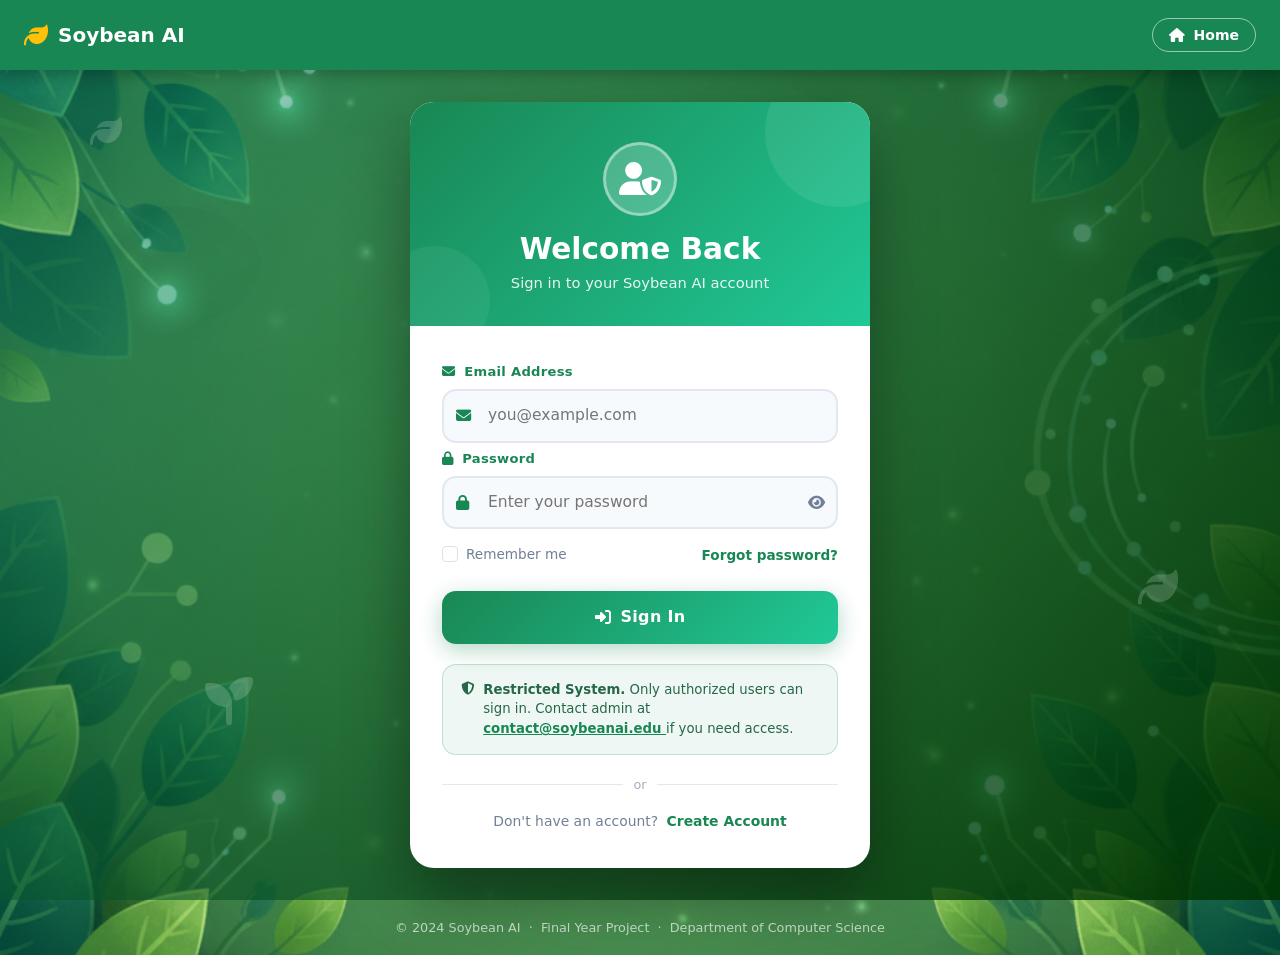
<file: upload.html>
<!doctype html>
<html lang="en">
  <head>
    <meta charset="UTF-8" />
    <meta name="viewport" content="width=device-width, initial-scale=1.0" />
    <title>Upload Soybean Plant Image - Soybean Phenotyping</title>

    <!-- Bootstrap 5 CSS -->
    <link
      href="https://cdn.jsdelivr.net/npm/bootstrap@5.3.2/dist/css/bootstrap.min.css"
      rel="stylesheet"
    />
    <!-- Bootstrap Icons -->
    <link
      href="https://cdn.jsdelivr.net/npm/bootstrap-icons@1.11.1/font/bootstrap-icons.css"
      rel="stylesheet"
    />
    <!-- Font Awesome 6.4.0 CDN -->
    <link
      rel="stylesheet"
      href="https://cdnjs.cloudflare.com/ajax/libs/font-awesome/6.4.0/css/all.min.css"
    />
    <!-- Custom CSS -->
    <link href="style.css" rel="stylesheet" />
    <style>
      body {
        background-color: white;
      }
    </style>
  </head>
  <body>
    <nav class="navbar navbar-expand-md navbar-dark sticky-top custom-navbar">
      <div class="container-fluid">
        <!-- Logo -->
        <a class="navbar-brand" href="#">
          <img src="images/Capture.PNG" alt="Logo" class="pill-rounded" />
        </a>

        <!-- Offcanvas Toggler for Mobile -->
        <button
          class="navbar-toggler"
          type="button"
          data-bs-toggle="offcanvas"
          data-bs-target="#mobileMenu"
        >
          <span class="navbar-toggler-icon"></span>
        </button>

        <!-- Desktop Menu -->
        <div class="d-none d-md-flex w-100 align-items-center">
          <!-- Centered links -->
          <ul class="navbar-nav d-flex mx-auto">
            <li class="nav-item">
              <a class="nav-link" href="index.html">Home</a>
            </li>
            <li class="nav-item">
              <a class="nav-link" href="upload.html">Upload</a>
            </li>
            <li class="nav-item">
              <a class="nav-link" href="comparison.html">Comparison</a>
            </li>
            <li class="nav-item">
              <a class="nav-link" href="reports.html">Reports</a>
            </li>
            <li class="nav-item">
              <a class="nav-link" href="growth3d.html">3D Growth</a>
            </li>
            <li class="nav-item">
              <a class="nav-link" href="about.html">About</a>
            </li>
            <li class="nav-item">
              <a class="nav-link" href="contact.html">Contact</a>
            </li>
          </ul>

          <!-- Search Form on Right -->
            <form class="navbar-search-form">
              <span class="search-leaf-icon">🍃</span>

              <input
                type="search"
                class="navbar-search-input"
                placeholder="Search crops, reports..."
              />

              <button type="submit" class="navbar-search-btn">
                🔍
              </button>
            </form>
        </div>
      </div>
    </nav>

    <!-- OFFCANVAS MOBILE MENU -->
    <div
      class="offcanvas offcanvas-end text-bg-success"
      tabindex="-1"
      id="mobileMenu"
    >
      <div class="offcanvas-header">
        <h5 class="offcanvas-title">Menu</h5>
        <button
          type="button"
          class="btn-close btn-close-white"
          data-bs-dismiss="offcanvas"
        ></button>
      </div>

      <div class="offcanvas-body">
        <ul class="navbar-nav">
          <li class="nav-item"><a class="nav-link" href="#">Home</a></li>
          <li class="nav-item"><a class="nav-link" href="#">Upload</a></li>
          <li class="nav-item"><a class="nav-link" href="#">Comparison</a></li>
          <li class="nav-item"><a class="nav-link" href="#">Reports</a></li>
          <li class="nav-item"><a class="nav-link" href="#">3D Growth</a></li>
          <li class="nav-item"><a class="nav-link" href="#">About</a></li>
          <li class="nav-item"><a class="nav-link" href="#">Contact</a></li>
        </ul>

        <form class="d-flex mt-3">
          <input class="form-control me-2" type="search" placeholder="Search" />
          <button class="btn btn-outline-light">Search</button>
        </form>
      </div>
    </div>
    <section
      class="page-header d-flex align-items-center"
      style="
        min-height: 280px;
        background: linear-gradient(135deg, #198754 0%, #0d6b3f 100%);
        position: relative;
        overflow: hidden;
      "
    >
      <div class="floating-leaf leaf-1"><i class="fas fa-leaf"></i></div>
      <div class="floating-leaf leaf-2"><i class="fas fa-leaf"></i></div>
      <div
        class="container text-white text-center position-relative"
        style="z-index: 2"
      >
        <div
          class="section-badge"
          style="
            background: rgba(255, 255, 255, 0.2);
            color: #fff;
            border-color: rgba(255, 255, 255, 0.3);
          "
        >
          <i class="fas fa-camera me-2"></i>Variety Comparison
        </div>
        <h1 class="display-4 fw-bold mb-3">Upload Soybean Plant Image</h1>
        <p class="lead opacity-90 mb-0">
          Select up to 3 varieties to compare growth traits, disease resistance,
          and yield data
        </p>
      </div>
    </section>
    <!-- Image Quality Instructions Section -->
    <section class="quality-tips-section py-5">
      <div class="container">
        <div class="row justify-content-center">
          <div class="col-lg-10">
            <!-- Tips Card -->
            <div class="tips-card card border-0 shadow fade-in-up">
              <div class="card-body p-5">
                <div class="row align-items-center g-4">
                  <!-- Left Content -->
                  <div class="col-lg-8">
                    <div class="tips-header mb-4">
                      <i class="bi bi-lightbulb-fill tips-icon"></i>
                      <h2 class="tips-title">Tips for Best Results</h2>
                    </div>

                    <div class="row g-4">
                      <div class="col-md-6">
                        <div class="tip-item">
                          <div class="tip-number">1</div>
                          <div>
                            <h6 class="tip-title-text">Clear Lighting</h6>
                            <p class="tip-desc">
                              Use natural daylight. Avoid harsh shadows or
                              direct sunlight glare.
                            </p>
                          </div>
                        </div>
                      </div>
                      <div class="col-md-6">
                        <div class="tip-item">
                          <div class="tip-number">2</div>
                          <div>
                            <h6 class="tip-title-text">Full Plant View</h6>
                            <p class="tip-desc">
                              Capture the entire plant from base to top. Include
                              soil line if possible.
                            </p>
                          </div>
                        </div>
                      </div>
                      <div class="col-md-6">
                        <div class="tip-item">
                          <div class="tip-number">3</div>
                          <div>
                            <h6 class="tip-title-text">Sharp Focus</h6>
                            <p class="tip-desc">
                              Hold steady, use focus mode. Blurry images reduce
                              accuracy.
                            </p>
                          </div>
                        </div>
                      </div>
                      <div class="col-md-6">
                        <div class="tip-item">
                          <div class="tip-number">4</div>
                          <div>
                            <h6 class="tip-title-text">Simple Background</h6>
                            <p class="tip-desc">
                              Avoid cluttered backgrounds. Plain soil or sky
                              works best.
                            </p>
                          </div>
                        </div>
                      </div>
                    </div>
                  </div>

                  <!-- Right Visual -->
                  <div class="col-lg-4 text-center">
                    <div class="tips-visual">
                      <img
                        src="images/Gemini_Generated_Image_qzp0a7qzp0a7qzp0.png"
                        alt="Perfect soybean plant photo example"
                        class="img-fluid rounded-4 shadow-lg example-image"
                        onerror="
                          this.src =
                            '[data-uri]'
                        "
                      />
                      <div class="visual-label mt-3">
                        <i
                          class="bi bi-check-circle-fill text-success me-2"
                        ></i>
                        <strong>Like This</strong>
                      </div>
                    </div>
                  </div>
                </div>
              </div>
            </div>
          </div>
        </div>
      </div>
    </section>
    <!-- UPLOAD SECTION -->
    <section class="upload-section py-5">
      <div class="container">
        <div class="row justify-content-center">
          <div class="col-lg-8 col-xl-6">
            <!-- Upload Card -->
            <div class="upload-card card shadow-lg border-0 fade-in-up">
              <div class="card-body p-5 text-center">
                <!-- Upload Title -->
                <div class="upload-header mb-4">
                  <i class="bi bi-cloud-upload upload-icon"></i>
                  <h2 class="upload-title mb-2">Select Soybean Image</h2>
                  <p class="upload-subtitle text-muted">
                    Upload a clear photo of your soybean plant (JPG, PNG up to
                    10MB)
                  </p>
                </div>

                <!-- Drag & Drop Area -->
                <div class="upload-area" id="uploadArea">
                  <div class="upload-zone" id="uploadZone">
                    <i class="bi bi-image upload-placeholder-icon"></i>
                    <p class="upload-placeholder-text">
                      Drag & drop your image here
                    </p>
                    <p class="upload-placeholder-subtext">or</p>
                    <label
                      for="imageInput"
                      class="upload-btn btn btn-primary btn-lg px-5"
                    >
                      <i class="bi bi-cloud-upload me-2"></i>
                      Choose File
                    </label>
                    <small class="text-muted mt-2 d-block"
                      >Supports JPG, PNG • Max 10MB</small
                    >
                  </div>

                  <!-- Hidden File Input -->
                  <input
                    type="file"
                    id="imageInput"
                    class="d-none"
                    accept="image/jpeg,image/jpg,image/png"
                  />
                </div>

                <!-- Image Preview (Hidden by default) -->
                <div
                  class="image-preview-container d-none"
                  id="imagePreviewContainer"
                >
                  <div class="row align-items-center">
                    <div class="col-md-8">
                      <div class="image-preview-wrapper">
                        <img
                          id="previewImage"
                          class="img-fluid rounded shadow"
                          alt="Soybean plant preview"
                        />
                        <button
                          class="btn-remove-image"
                          id="removeImageBtn"
                          title="Remove image"
                        >
                          <i class="bi bi-x-lg"></i>
                        </button>
                      </div>
                    </div>
                    <div class="col-md-4">
                      <div class="preview-info">
                        <h5 class="preview-filename" id="previewFilename"></h5>
                        <div class="preview-details">
                          <div class="detail-item">
                            <i class="bi bi-file-earmark-image"></i>
                            <span id="previewFileType"></span>
                          </div>
                          <div class="detail-item">
                            <i class="bi bi-hdd-network"></i>
                            <span id="previewFileSize"></span>
                          </div>
                        </div>
                        <button
                          class="btn btn-success btn-lg w-100 mt-3"
                          id="analyzeBtn"
                        >
                          <i class="bi bi-rocket-takeoff me-2"></i>
                          Analyze Image
                        </button>
                      </div>
                    </div>
                  </div>
                </div>
              </div>
            </div>
          </div>
        </div>
      </div>
    </section>

    <!-- after the upload section -->
    <!-- Plant Information Form Section -->
    <section class="form-section py-5 bg-light">
      <div class="container">
        <div class="row justify-content-center">
          <div class="col-lg-10 col-xl-8">
            <!-- Form Card -->
            <div class="form-card card shadow-lg border-0 fade-in-up">
              <div
                class="card-header bg-gradient-primary text-white text-center py-4"
              >
                <i class="bi bi-info-circle-fill form-icon"></i>
                <h3 class="form-title mb-1">Plant Information</h3>
                <p class="form-subtitle mb-0">
                  Help our AI provide more accurate analysis
                </p>
              </div>
              <div class="card-body p-5">
                <form id="plantInfoForm">
                  <!-- Row 1 -->
                  <div class="row g-4 mb-4">
                    <div class="col-md-6">
                      <label class="form-label fw-semibold"
                        >Soybean Variety
                        <span class="text-muted">(Optional)</span></label
                      >
                      <input
                        type="text"
                        class="form-control form-control-lg"
                        id="soybeanVariety"
                        placeholder="e.g., JS-335, Pusa-1, Bragg"
                      />
                      <div class="form-text">
                        Common varieties: JS-335, Pusa Bold, Bragg, Lee
                      </div>
                    </div>
                    <div class="col-md-6">
                      <label class="form-label fw-semibold"
                        >Growth Stage <span class="text-danger">*</span></label
                      >
                      <select
                        class="form-select form-select-lg"
                        id="growthStage"
                        required
                      >
                        <option value="">Select growth stage</option>
                        <option value="seedling">
                          🌱 Seedling (0-3 weeks)
                        </option>
                        <option value="vegetative">
                          🌿 Vegetative (3-8 weeks)
                        </option>
                        <option value="flowering">
                          🌸 Flowering (8-10 weeks)
                        </option>
                        <option value="podding">
                          🌽 Podding (10-14 weeks)
                        </option>
                      </select>
                    </div>
                  </div>

                  <!-- Row 2 -->
                  <div class="row g-4 mb-4">
                    <div class="col-md-6">
                      <label class="form-label fw-semibold"
                        >Plant Height (cm)
                        <span class="text-danger">*</span></label
                      >
                      <div class="input-group">
                        <input
                          type="number"
                          class="form-control form-control-lg"
                          id="plantHeight"
                          min="1"
                          max="200"
                          step="0.1"
                          placeholder="45"
                          required
                        />
                        <span class="input-group-text">cm</span>
                      </div>
                      <div class="form-text">Typical range: 20-150 cm</div>
                    </div>
                    <div class="col-md-6">
                      <label class="form-label fw-semibold"
                        >Field Location</label
                      >
                      <input
                        type="text"
                        class="form-control form-control-lg"
                        id="fieldLocation"
                        placeholder="e.g., Farm near Indore, Madhya Pradesh"
                      />
                    </div>
                  </div>

                  <!-- Row 3 -->
                  <div class="row g-4 mb-4">
                    <div class="col-md-6">
                      <label class="form-label fw-semibold"
                        >Date of Image Capture
                        <span class="text-danger">*</span></label
                      >
                      <input
                        type="date"
                        class="form-control form-control-lg"
                        id="captureDate"
                        required
                      />
                    </div>
                    <div class="col-md-6 align-self-end">
                      <div class="form-check form-switch">
                        <input
                          class="form-check-input"
                          type="checkbox"
                          id="isHealthy"
                        />
                        <label
                          class="form-check-label fw-semibold"
                          for="isHealthy"
                        >
                          Plant appears healthy
                        </label>
                      </div>
                    </div>
                  </div>

                  <!-- Notes Section -->
                  <div class="mb-5">
                    <label class="form-label fw-semibold"
                      >Notes / Observations
                      <span class="text-muted">(Optional)</span></label
                    >
                    <textarea
                      class="form-control"
                      id="notes"
                      rows="4"
                      placeholder="Describe any visible symptoms, leaf color changes, pest damage, etc..."
                    ></textarea>
                    <div class="form-text">
                      e.g., Yellowing leaves on lower nodes, small brown spots,
                      stunted growth
                    </div>
                  </div>

                  <!-- Action Buttons -->
                  <div class="d-flex gap-3 justify-content-between flex-wrap">
                    <button
                      type="button"
                      class="btn btn-outline-secondary btn-lg px-4"
                      id="clearForm"
                    >
                      <i class="bi bi-arrow-clockwise me-2"></i>Clear Form
                    </button>
                    <div class="d-flex gap-2 flex-wrap">
                      <button
                        type="button"
                        class="btn btn-outline-primary btn-lg px-4"
                        id="saveDraft"
                      >
                        <i class="bi bi-save me-2"></i>Save Draft
                      </button>
                      <button
                        type="submit"
                        class="btn btn-success btn-lg px-5"
                        id="submitForm"
                      >
                        <i class="bi bi-rocket-takeoff-fill me-2"></i>Submit for
                        Analysis
                      </button>
                    </div>
                  </div>
                </form>
              </div>
            </div>
          </div>
        </div>
      </div>
    </section>
    <!-- Loading / Processing Overlay -->
    <div class="loading-overlay d-none" id="loadingOverlay">
      <div class="loading-card">
        <div
          class="spinner-border text-success mb-4"
          style="width: 60px; height: 60px"
        ></div>

        <h2 class="loading-title">Analyzing Soybean Plant</h2>

        <p class="loading-subtitle">
          AI model is processing your image and data...
        </p>

        <div class="progress mt-4">
          <div class="progress-bar" id="analysisProgress"></div>
        </div>

        <div class="progress-stages mt-4">
          <span class="stage active">📸 Image Processing</span>
          <span class="stage">🧠 AI Analysis</span>
          <span class="stage">📊 Results</span>
        </div>

        <div class="loading-stats mt-4">
          <span>⚙ AI Model v2.1</span>
          <span>⏱ ~15 seconds</span>
        </div>

        <button class="btn btn-outline-dark mt-4" id="cancelAnalysis">
          Cancel Analysis
        </button>
      </div>
    </div>

        <!-- Floating Chatbot -->
    <div class="chatbot-container">
      <!-- Button -->
      <button class="chatbot-float-btn" id="chatbotToggle">
        <i class="fas fa-robot"></i>
      </button>

      <!-- Chat Window -->
      <div class="chatbot-window" id="chatbotWindow">
        <!-- Header -->
        <div class="chatbot-header">
          <div class="chatbot-header-info">
            <div class="chatbot-avatar">
              <i class="fas fa-robot"></i>
            </div>

            <div class="chatbot-info">
              <h5>Soybean AI Assistant</h5>
              <span class="chatbot-status">Online</span>
            </div>
          </div>

          <button class="chatbot-close" id="chatbotClose">
            <i class="fas fa-times"></i>
          </button>
        </div>

        <!-- Messages -->
        <div class="chatbot-messages" id="chatbotMessages">
          <div class="message bot-message">
            <div class="message-content text-dark">
              Hello! Ask me about soybean diseases, growth or yield.
            </div>
          </div>
        </div>

        <!-- Quick Questions -->
        <div class="chatbot-quick-questions">
          <button
            class="quick-question-btn"
            data-question="Why is my plant diseased?"
          >
            🌱 Why is my plant diseased?
          </button>

          <button
            class="quick-question-btn"
            data-question="What is soybean phenotyping?"
          >
            📊 What is phenotyping?
          </button>

          <button
            class="quick-question-btn"
            data-question="How to improve soybean growth?"
          >
            🌿 Improve soybean growth
          </button>
        </div>

        <!-- Input -->
        <div class="chatbot-input-area">
          <input
            type="text"
            id="chatbotInput"
            class="chatbot-input text-dark"
            placeholder="Type your question..."
          />

          <button id="sendBtn" class="chatbot-send-btn">
            <i class="fas fa-paper-plane"></i>
          </button>
        </div>
      </div>
    </div>

        <!-- Footer Section -->
    <footer class="footer-section">
      <div class="container">
        <div class="footer-top py-5">
          <div class="row g-4">
            <!-- Footer Brand -->
            <div class="col-lg-4 col-md-6">
              <div class="footer-brand">
                <a href="#" class="footer-logo">
                  <i class="fas fa-leaf me-2"></i>
                  <span class="fw-bold">Soybean AI</span>
                </a>
                <p class="text-white mt-3">
                  AI-Driven Intelligent Soybean Phenotyping & Decision Support
                  System. Revolutionizing agriculture with advanced machine
                  learning technology.
                </p>
                <div class="footer-social mt-4">
                  <a href="#" class="social-icon"
                    ><i class="fab fa-facebook-f"></i
                  ></a>
                  <a href="#" class="social-icon"
                    ><i class="fab fa-twitter"></i
                  ></a>
                  <a href="#" class="social-icon"
                    ><i class="fab fa-linkedin-in"></i
                  ></a>
                  <a href="#" class="social-icon"
                    ><i class="fab fa-github"></i
                  ></a>
                </div>
              </div>
            </div>

            <!-- Quick Links -->
            <div class="col-lg-2 col-md-6">
              <div class="footer-links">
                <h5 class="footer-title">Quick Links</h5>
                <ul class="footer-list">
                  <li><a href="#" onclick="showPage('home')">Home</a></li>
                  <li>
                    <a href="#" onclick="showPage('upload')">Upload Image</a>
                  </li>
                  <li>
                    <a href="#" onclick="showPage('analysis')">Analysis</a>
                  </li>
                  <li>
                    <a href="#" onclick="showPage('dashboard')">Dashboard</a>
                  </li>
                  <li><a href="#" onclick="showPage('chatbot')">Chatbot</a></li>
                </ul>
              </div>
            </div>

            <!-- Features -->
            <div class="col-lg-2 col-md-6">
              <div class="footer-links">
                <h5 class="footer-title">Features</h5>
                <ul class="footer-list">
                  <li><a href="#">Variety Detection</a></li>
                  <li><a href="#">Disease Detection</a></li>
                  <li><a href="#">Growth Prediction</a></li>
                  <li><a href="#">AI Chatbot</a></li>
                  <li><a href="#">Analytics</a></li>
                </ul>
              </div>
            </div>

            <!-- Contact Info -->
            <div class="col-lg-4 col-md-6">
              <div class="footer-contact">
                <h5 class="footer-title">Contact Us</h5>
                <ul class="footer-contact-list">
                  <li>
                    <i class="fas fa-map-marker-alt me-2"></i>
                    <span
                      >Department of Computer Science<br />University Name,
                      City, Country</span
                    >
                  </li>
                  <li>
                    <i class="fas fa-phone me-2"></i>
                    <span>+123 456 7890</span>
                  </li>
                  <li>
                    <i class="fas fa-envelope me-2"></i>
                    <span>contact@soybeanai.edu</span>
                  </li>
                  <li>
                    <i class="fas fa-clock me-2"></i>
                    <span>Mon - Fri: 9:00 AM - 6:00 PM</span>
                  </li>
                </ul>
              </div>
            </div>
          </div>
        </div>

        <!-- Footer Bottom -->
        <div class="footer-bottom py-4 border-top">
          <div class="row align-items-center">
            <div class="col-md-6 text-center text-md-start">
              <p class="mb-0 text-muted">
                &copy; 2024 Soybean AI. All Rights Reserved.
              </p>
              <p class="text-muted small mb-0">
                Final Year Project | Department of Computer Science
              </p>
            </div>
            <div class="col-md-6 text-center text-md-end mt-3 mt-md-0">
              <a href="#" class="footer-link">Privacy Policy</a>
              <span class="mx-2 text-muted">|</span>
              <a href="#" class="footer-link">Terms of Service</a>
              <span class="mx-2 text-muted">|</span>
              <a href="#" class="footer-link">Support</a>
            </div>
          </div>
        </div>
      </div>
    </footer>

    <!-- Bootstrap 5 JS -->
    <script src="https://cdn.jsdelivr.net/npm/bootstrap@5.3.2/dist/js/bootstrap.bundle.min.js"></script>
    <!-- Custom JavaScript -->
    <script src="script.js"></script>
  </body>
</html>
</file>
<file: style.css>
:root {
  --primary-green: #198754;
  --secondary-green: #20c997;
  --dark-green: #198754;
  --light-green: #d8fde0;
}
body {
  margin: 0;
  padding: 0;
  background: #ffffff;
}

/* ============================================================
   NAVBAR — Redesigned & Animated
   ============================================================ */

/* Base */
.custom-navbar {
  background: linear-gradient(100deg, #0b3d20 0%, #145a32 38%, #1a7a45 72%, #198754 100%);
  height: 72px;
  padding: 0 1.5rem;
  position: sticky;
  top: 0;
  z-index: 1030;
  transition: height 0.35s ease, background 0.35s ease, box-shadow 0.35s ease;
  border-bottom: 1px solid rgba(255,255,255,0.07);
  box-shadow: 0 2px 20px rgba(0,0,0,0.2);
  overflow: hidden;
}

/* Animated gold-to-teal shimmer line at very bottom */
.custom-navbar::after {
  content: "";
  position: absolute;
  bottom: 0; left: -100%;
  width: 100%; height: 2px;
  background: linear-gradient(90deg, transparent 0%, #ffc107 30%, #20c997 60%, #ffc107 82%, transparent 100%);
  animation: navShimmer 4s linear infinite;
  pointer-events: none;
}
@keyframes navShimmer {
  0%   { left: -100%; }
  100% { left:  100%; }
}

/* Shrink on scroll */
.custom-navbar.scrolled {
  height: 60px;
  background: linear-gradient(100deg, #071f10 0%, #0b3d20 45%, #145a32 100%);
  box-shadow: 0 4px 28px rgba(0,0,0,0.35);
}

/* Logo */
.custom-navbar .navbar-brand {
  display: flex;
  align-items: center;
  gap: 10px;
  text-decoration: none;
  transition: opacity 0.25s ease;
}
.custom-navbar .navbar-brand:hover { opacity: 0.88; }
.custom-navbar .navbar-brand img {
  height: 46px; width: auto;
  border-radius: 10px;
  border: 2px solid rgba(255,255,255,0.18);
  transition: transform 0.35s ease, border-color 0.3s ease;
}
.custom-navbar .navbar-brand:hover img {
  transform: rotate(-4deg) scale(1.07);
  border-color: rgba(255,193,7,0.55);
}
.custom-navbar .brand-name {
  color: #fff;
  font-size: 1rem; font-weight: 700;
  letter-spacing: 0.4px;
  text-shadow: 0 1px 4px rgba(0,0,0,0.25);
  display: none;
}
@media (min-width: 1200px) { .custom-navbar .brand-name { display: block; } }
.custom-navbar.scrolled .navbar-brand img { height: 40px; }

/* Desktop nav links — staggered drop-in entry */
.custom-navbar .navbar-nav .nav-item {
  margin: 0 2px;
  opacity: 0;
  animation: navLinkDrop 0.45s ease forwards;
}
.custom-navbar .navbar-nav .nav-item:nth-child(1) { animation-delay: 0.05s; }
.custom-navbar .navbar-nav .nav-item:nth-child(2) { animation-delay: 0.12s; }
.custom-navbar .navbar-nav .nav-item:nth-child(3) { animation-delay: 0.19s; }
.custom-navbar .navbar-nav .nav-item:nth-child(4) { animation-delay: 0.26s; }
.custom-navbar .navbar-nav .nav-item:nth-child(5) { animation-delay: 0.33s; }
.custom-navbar .navbar-nav .nav-item:nth-child(6) { animation-delay: 0.40s; }
.custom-navbar .navbar-nav .nav-item:nth-child(7) { animation-delay: 0.47s; }
@keyframes navLinkDrop {
  from { opacity: 0; transform: translateY(-10px); }
  to   { opacity: 1; transform: translateY(0); }
}

.custom-navbar .nav-link {
  color: rgba(255,255,255,0.88) !important;
  font-size: 0.875rem; font-weight: 500;
  letter-spacing: 0.25px;
  padding: 0.5rem 0.88rem !important;
  border-radius: 10px;
  position: relative;
  transition: color 0.25s ease, background 0.25s ease, transform 0.2s ease;
}
.custom-navbar .nav-link:hover {
  color: #fff !important;
  background: rgba(255,255,255,0.1);
  transform: translateY(-1px);
}

/* Yellow underline slide-in from center */
.custom-navbar .nav-link::after {
  content: "";
  position: absolute;
  left: 50%; bottom: 3px;
  transform: translateX(-50%);
  width: 0; height: 2px;
  background: linear-gradient(90deg, #ffc107, #ffe066);
  border-radius: 2px;
  transition: width 0.3s ease;
}
.custom-navbar .nav-link:hover::after { width: 60%; }

/* Active — glassy pill */
.custom-navbar .nav-link.active {
  color: #fff !important;
  font-weight: 700;
  background: rgba(255,255,255,0.15);
  border: 1px solid rgba(255,255,255,0.2);
  box-shadow: 0 2px 12px rgba(0,0,0,0.18), inset 0 1px 0 rgba(255,255,255,0.1);
}
.custom-navbar .nav-link.active::after { width: 60%; }

/* Themed search bar */
.navbar-search-form {
  position: relative;
  display: flex;
  align-items: center;
  margin-left: 0.75rem;
}
.navbar-search-input {
  background: rgba(255,255,255,0.1);
  border: 1.5px solid rgba(255,255,255,0.2);
  border-radius: 50px;
  color: #fff;
  font-size: 0.82rem;
  font-family: inherit;
  padding: 0.44rem 2.5rem 0.44rem 2.2rem;
  width: 170px;
  outline: none;
  transition: width 0.4s cubic-bezier(0.4,0,0.2,1),
              background 0.3s ease,
              border-color 0.3s ease,
              box-shadow 0.3s ease;
}
.navbar-search-input::placeholder { color: rgba(255,255,255,0.48); font-style: italic; }
.navbar-search-input:focus {
  width: 220px;
  background: rgba(255,255,255,0.18);
  border-color: rgba(255,193,7,0.65);
  box-shadow: 0 0 0 3px rgba(255,193,7,0.15), 0 4px 14px rgba(0,0,0,0.15);
  color: #fff;
}
/* Leaf icon left */
.navbar-search-form .search-leaf-icon {
  position: absolute; left: 11px; top: 50%; transform: translateY(-50%);
  color: rgba(255,255,255,0.45); font-size: 0.72rem; pointer-events: none;
  transition: color 0.3s ease;
}
.navbar-search-input:focus ~ .search-leaf-icon { color: #20c997; }
/* Search magnifier right */
.navbar-search-btn {
  position: absolute; right: 10px; top: 50%; transform: translateY(-50%);
  background: none; border: none;
  color: rgba(255,255,255,0.55); font-size: 0.78rem;
  cursor: pointer; padding: 0;
  transition: color 0.25s ease, transform 0.25s ease;
}
.navbar-search-btn:hover { color: #ffc107; transform: translateY(-50%) scale(1.25); }

/* Toggler */
.custom-navbar .navbar-toggler {
  border: 1.5px solid rgba(255,255,255,0.32);
  border-radius: 8px; padding: 6px 9px;
  transition: background 0.25s ease;
}
.custom-navbar .navbar-toggler:hover { background: rgba(255,255,255,0.1); }

/* Mobile offcanvas */
.offcanvas-nav {
  background: linear-gradient(160deg, #071f10 0%, #0b3d20 50%, #145a32 100%);
  border-left: 2px solid rgba(32,201,151,0.2);
  width: 280px !important;
}
.offcanvas-nav .offcanvas-header {
  border-bottom: 1px solid rgba(255,255,255,0.08);
  padding: 1.2rem 1.4rem;
}
.offcanvas-nav .offcanvas-title { color: #fff; font-weight: 700; font-size: 1rem; }
.offcanvas-nav .nav-link {
  color: rgba(255,255,255,0.85);
  font-size: 0.94rem; font-weight: 500;
  padding: 0.7rem 1rem;
  border-radius: 12px; margin-bottom: 3px;
  transition: all 0.25s ease;
  display: flex; align-items: center; gap: 10px;
}
.offcanvas-nav .nav-link i { width: 20px; font-size: 0.88rem; color: #ffc107; transition: transform 0.25s; }
.offcanvas-nav .nav-link:hover { background: rgba(255,255,255,0.1); color: #fff; transform: translateX(5px); }
.offcanvas-nav .nav-link:hover i { transform: scale(1.2); }
.offcanvas-nav .nav-link.active { background: rgba(255,255,255,0.15); color: #fff; font-weight: 700; border: 1px solid rgba(255,255,255,0.18); }
.offcanvas-nav .nav-link::after { display: none; }

/* Mobile search */
.offcanvas-search-wrap { position: relative; margin-top: 1.1rem; }
.offcanvas-search-input {
  width: 100%;
  background: rgba(255,255,255,0.1);
  border: 1.5px solid rgba(255,255,255,0.18);
  border-radius: 50px; color: #fff;
  padding: 0.6rem 2.6rem 0.6rem 2.3rem;
  font-size: 0.86rem; outline: none;
  transition: border-color 0.25s, background 0.25s;
}
.offcanvas-search-input::placeholder { color: rgba(255,255,255,0.42); font-style: italic; }
.offcanvas-search-input:focus { border-color: rgba(255,193,7,0.6); background: rgba(255,255,255,0.15); box-shadow: 0 0 0 3px rgba(255,193,7,0.12); }
.offcanvas-search-leaf { position: absolute; left: 13px; top: 50%; transform: translateY(-50%); color: rgba(255,255,255,0.38); font-size: 0.72rem; pointer-events: none; }
.offcanvas-search-icon { position: absolute; right: 12px; top: 50%; transform: translateY(-50%); background: none; border: none; color: rgba(255,255,255,0.5); font-size: 0.8rem; cursor: pointer; padding: 0; }
.offcanvas-search-icon:hover { color: #ffc107; }

/* Scroll-to-top */
.scroll-top-btn {
  position: fixed; bottom: 100px; right: 28px;
  width: 42px; height: 42px;
  background: linear-gradient(135deg, #198754, #20c997);
  color: #fff; border: none; border-radius: 50%;
  display: none; align-items: center; justify-content: center;
  font-size: 1rem; cursor: pointer; z-index: 9998;
  box-shadow: 0 4px 15px rgba(25,135,84,0.45);
  transition: transform 0.25s ease, box-shadow 0.25s ease;
}
.scroll-top-btn.show { display: flex; }
.scroll-top-btn:hover { transform: translateY(-3px); box-shadow: 0 8px 22px rgba(25,135,84,0.55); }

/* ============================================================
   SHARED PAGE HEADER (all inner pages)
   ============================================================ */
.inner-page-header {
  min-height: 280px;
  background: linear-gradient(135deg, #198754 0%, #0d6b3f 100%);
  position: relative;
  overflow: hidden;
  display: flex;
  align-items: center;
}
.inner-page-header .container {
  position: relative;
  z-index: 2;
}

/* ── SECTION BADGE (shared across all pages) ── */
.section-badge {
  background: rgba(25, 135, 84, 0.12);
  color: var(--primary-green);
  border: 1px solid rgba(25, 135, 84, 0.25);
  border-radius: 50px;
  padding: 0.35rem 1rem;
  font-size: 0.82rem;
  font-weight: 600;
  display: inline-block;
  margin-bottom: 0.75rem;
}
.section-badge-white {
  background: rgba(255, 255, 255, 0.2);
  color: #fff;
  border-color: rgba(255, 255, 255, 0.3);
}

/* Hero Section Base Styles */
.hero-section {
  height: 100vh;
  min-height: 600px;
  background-image: url("images/back.png");
  background-size: cover;
  background-position: center;
  background-attachment: fixed;
  position: relative;
  color: white;
}
body::before {
  content: "";
  position: fixed;
  top: 0; left: 0;
  width: 100%; height: 100%;
  background: rgba(0, 0, 0, 0.5);
  z-index: -1;
}

Dark Green Gradient Overlay .hero-overlay {
  position: fixed;
  top: 0; left: 0;
  width: 100%; height: 100%;
  background: linear-gradient(135deg, rgba(22,160,132,0.116) 0%, rgba(0,51,0,0.85) 100%);
  z-index: 1;
}

.hero-bg {
  background: rgba(0, 0, 0, 0.5);
  z-index: 0;
  position: absolute;
  top: 0; left: 0;
  width: 100%; height: 100%;
}

.floating-leaf {
  position: absolute;
  color: rgba(255, 255, 255, 0.2);
  font-size: 2rem;
  z-index: 2;
  animation: float 6s ease-in-out infinite;
}
.leaf-1 { top: 20%; left: 10%; animation-delay: 0s; }
.leaf-2 { top: 60%; right: 15%; animation-delay: 2s; }
.leaf-3 { bottom: 20%; left: 20%; animation-delay: 4s; font-size: 3rem; }

@keyframes float {
  0%   { transform: translateY(0px) rotate(0deg); opacity: 0; }
  50%  { opacity: 1; }
  100% { transform: translateY(-100px) rotate(20deg); opacity: 0; }
}

.animate-fade-in-down { animation: fadeInDown 1s ease-out forwards; opacity: 0; transform: translateY(-20px); }
.animate-slide-up     { animation: slideUp 1s ease-out forwards; opacity: 0; transform: translateY(30px); }
.animate-fade-in      { animation: fadeIn 1.5s ease-out forwards; opacity: 0; }
.delay-1 { animation-delay: 0.3s; }
.delay-2 { animation-delay: 0.6s; }

@keyframes fadeInDown { to { opacity: 1; transform: translateY(0); } }
@keyframes slideUp    { to { opacity: 1; transform: translateY(0); } }
@keyframes fadeIn     { to { opacity: 1; } }

.hero-btn { transition: all 0.3s ease; position: relative; overflow: hidden; }
.hero-btn:hover { transform: translateY(-3px); box-shadow: 0 10px 20px rgba(0,0,0,0.2); }
.hero-btn::after { content: ""; position: absolute; top: 50%; left: 50%; width: 0; height: 0; background: rgba(255,255,255,0.2); border-radius: 50%; transform: translate(-50%,-50%); transition: width 0.6s, height 0.6s; }
.hero-btn:hover::after { width: 300px; height: 300px; }

.features-section { position: relative; overflow: hidden; }
.feature-card { background: white; border-radius: 15px; transition: all 0.4s cubic-bezier(0.175,0.885,0.32,1.275); border: 1px solid rgba(40,167,69,0.1); }
.feature-card:hover { transform: translateY(-10px); box-shadow: 0 20px 40px rgba(40,167,69,0.15); border-color: rgba(40,167,69,0.3); }
.feature-icon-wrapper { width: 80px; height: 80px; margin: 0 auto; display: flex; align-items: center; justify-content: center; border-radius: 50%; background: linear-gradient(135deg,#28a745 0%,#20c997 100%); box-shadow: 0 10px 20px rgba(40,167,69,0.2); transition: all 0.4s ease; }
.feature-icon { font-size: 2rem; color: #fff; }
.feature-card:hover .feature-icon-wrapper { transform: scale(1.1) rotate(5deg); box-shadow: 0 15px 30px rgba(40,167,69,0.3); }
.btn-outline-success { transition: all 0.3s ease; }
.btn-outline-success:hover { background-color: #28a745; color: white; transform: translateX(5px); }
.features-section::before { content: ""; position: absolute; top: 0; left: 0; width: 100%; height: 100%; background-image: radial-gradient(circle at 10% 20%, rgba(40,167,69,0.05) 0%, transparent 20%), radial-gradient(circle at 90% 80%, rgba(40,167,69,0.05) 0%, transparent 20%); z-index: 0; pointer-events: none; }

.about-section { background-color: #d8fde0; position: relative; overflow: hidden; }
.about-image-wrapper { position: relative; padding: 25px; background: white; border-radius: 20px; box-shadow: 0 10px 30px rgba(0,0,0,0.1); z-index: 1; }
.about-image { width: 100%; height: auto; object-fit: cover; border-radius: 20px; box-shadow: 0 20px 40px rgba(0,0,0,0.2); border: 4px solid white; transition: all 0.4s ease; }
.about-image:hover { transform: scale(1.03); box-shadow: 0 25px 50px rgba(0,0,0,0.3); }
.about-badge { position: absolute; top: 20px; left: 20px; z-index: 10; animation: floatBadge 3s ease-in-out infinite; }
@keyframes floatBadge { 0%,100%{transform:translateY(0);} 50%{transform:translateY(-10px);} }
.about-icon-wrapper { width: 40px; height: 40px; display: flex; align-items: center; justify-content: center; background: rgba(40,167,69,0.1); border-radius: 50%; font-size: 1.2rem; }

.growth-section { background-color: #fff; position: relative; overflow: hidden; }
.chart-card { background: white; border-radius: 20px; box-shadow: 0 15px 40px rgba(0,0,0,0.1); border: 1px solid rgba(40,167,69,0.1); }
.chart-container { position: relative; height: 400px; width: 100%; }
.legend-item { padding: 10px; border-radius: 10px; transition: all 0.3s ease; }
.legend-item:hover { background-color: rgba(40,167,70,0.153); transform: translateX(5px); }
.legend-color { width: 15px; height: 15px; border-radius: 50%; box-shadow: 0 2px 5px rgba(0,0,0,0.2); }
.insight-card { background: #f8f9fa; transition: all 0.3s ease; }
.insight-card:hover { transform: translateY(-5px); box-shadow: 0 10px 20px rgba(0,0,0,0.1); }

.analyzed-plants-section { background-color: #f8f9fa; position: relative; overflow: hidden; }
.analyzed-plants-section .card { border-radius: 20px; overflow: hidden; }
.analyzed-plants-section .table { margin-bottom: 0; }
.analyzed-plants-section .table thead th { font-weight: 600; text-transform: uppercase; font-size: 0.85rem; letter-spacing: 0.5px; padding: 15px; border-bottom: 2px solid rgba(40,167,69,0.2); }
.analyzed-plants-section .table tbody td { padding: 15px; vertical-align: middle; border-bottom: 1px solid rgba(0,0,0,0.05); }
.analyzed-plants-section .table tbody tr:hover { background-color: rgba(40,167,69,0.05); transform: scale(1.01); transition: all 0.3s ease; }
.health-icon { font-size: 1.2rem; margin-right: 8px; display: inline-flex; align-items: center; justify-content: center; }
.health-icon.success { color: #28a745; text-shadow: 0 0 10px rgba(40,167,69,0.3); }
.health-icon.warning { color: #ffc107; text-shadow: 0 0 10px rgba(255,193,7,0.3); }
.health-icon.danger  { color: #dc3545; text-shadow: 0 0 10px rgba(220,53,69,0.3); }
.health-icon.info    { color: #17a2b8; }
.stat-box { transition: all 0.3s ease; border: 1px solid rgba(40,167,69,0.1); }
.stat-box:hover { transform: translateY(-5px); box-shadow: 0 10px 20px rgba(0,0,0,0.1); border-color: rgba(40,167,69,0.3); }
.stat-icon { background: rgba(40,167,69,0.1); border-radius: 50%; padding: 10px; }

.quick-actions-section { background: linear-gradient(135deg,rgba(40,167,69,0.05) 0%,rgba(0,51,0,0.05) 100%); position: relative; overflow: hidden; }
.action-card { background: white; border-radius: 20px; transition: all 0.4s cubic-bezier(0.175,0.885,0.32,1.275); cursor: pointer; border: 2px solid transparent; }
.action-card:hover { transform: translateY(-10px); box-shadow: 0 20px 40px rgba(40,167,69,0.2); border-color: rgba(40,167,69,0.3); }
.action-icon-wrapper { width: 80px; height: 80px; margin: 0 auto; display: flex; align-items: center; justify-content: center; border-radius: 50%; background: linear-gradient(135deg,#28a745 0%,#20c997 100%); box-shadow: 0 10px 20px rgba(40,167,69,0.2); transition: all 0.4s ease; }
.action-icon-wrapper i { font-size: 2rem; color: white; }
.action-card:hover .action-icon-wrapper { transform: scale(1.1) rotate(5deg); box-shadow: 0 15px 30px rgba(40,167,69,0.3); }
.quick-actions-grid { display: flex; flex-wrap: wrap; gap: 15px; justify-content: center; }
.quick-action-item { display: flex; align-items: center; gap: 10px; padding: 12px 20px; background: white; color: #198754; border-radius: 50px; box-shadow: 0 5px 15px rgba(0,0,0,0.05); transition: all 0.3s ease; cursor: pointer; border: 1px solid rgba(40,167,69,0.1); }
.quick-action-item:hover { background: #28a745; color: white; transform: translateY(-3px); box-shadow: 0 10px 20px rgba(40,167,69,0.2); }
.quick-action-item i { font-size: 1.2rem; color: #28a745; transition: all 0.3s ease; }
.quick-action-item:hover i { color: white; }

/* Chatbot */
.chatbot-container { position: fixed; bottom: 30px; right: 30px; z-index: 999; }
.chatbot-float-btn { width: 60px; height: 60px; border-radius: 50%; border: none; background: #28a745; color: white; font-size: 22px; cursor: pointer; box-shadow: 0 10px 25px rgba(0,0,0,0.2); position: relative; animation: pulse 2s infinite; }
@keyframes pulse { 0%{box-shadow:0 0 0 0 rgba(40,167,69,0.7);} 70%{box-shadow:0 0 0 20px rgba(40,167,69,0);} 100%{box-shadow:0 0 0 0 rgba(40,167,69,0);} }
.chatbot-window { position: absolute; bottom: 80px; right: 0; width: 340px; height: 460px; background: white; border-radius: 12px; display: none; flex-direction: column; box-shadow: 0 20px 40px rgba(0,0,0,0.2); overflow: hidden; }
.chatbot-window.active { display: flex; }
.chatbot-header { background: linear-gradient(135deg,#28a745,#20c997); color: white; padding: 15px; display: flex; justify-content: space-between; align-items: center; }
.chatbot-header-info { display: flex; align-items: center; gap: 10px; }
.chatbot-avatar { width: 40px; height: 40px; background: rgba(255,255,255,0.2); border-radius: 50%; display: flex; align-items: center; justify-content: center; }
.chatbot-close { border: none; background: none; color: white; font-size: 18px; cursor: pointer; }
.chatbot-messages { flex: 1; padding: 15px; overflow-y: auto; background: #f6f6f6; }
.message { margin-bottom: 12px; }
.message-content { padding: 10px 14px; border-radius: 12px; max-width: 75%; font-size: 14px; }
.bot-message .message-content { background: white; color: black; }
.user-message { display: flex; justify-content: flex-end; }
.user-message .message-content { background: #28a745; color: white; }
.chatbot-quick-questions { padding: 10px; border-top: 1px solid #eee; }
.quick-question-btn { width: 100%; margin-bottom: 6px; padding: 8px; border-radius: 8px; border: 1px solid #ddd; background: #f9f9f9; cursor: pointer; }
.chatbot-input-area { display: flex; gap: 8px; padding: 10px; border-top: 1px solid #eee; }
.chatbot-input { flex: 1; padding: 10px; border-radius: 20px; border: 1px solid #ddd; }
.chatbot-send-btn { width: 40px; height: 40px; border-radius: 50%; border: none; background: #28a745; color: white; cursor: pointer; }

/* Footer */
.footer-section { background: linear-gradient(135deg,#1a4d2e 0%,#0d2b1a 100%); color: white; position: relative; }
.footer-top { position: relative; z-index: 1; }
.footer-logo { display: inline-flex; align-items: center; font-size: 1.5rem; color: white; text-decoration: none; transition: all 0.3s ease; }
.footer-logo:hover { color: #28a745; transform: translateX(5px); }
.footer-logo i { color: #28a745; font-size: 1.8rem; }
.footer-brand p { color: rgba(255,255,255,0.7); line-height: 1.8; }
.footer-social { display: flex; gap: 12px; }
.social-icon { width: 40px; height: 40px; display: flex; align-items: center; justify-content: center; background: rgba(255,255,255,0.1); border-radius: 50%; color: white; text-decoration: none; transition: all 0.3s ease; }
.social-icon:hover { background: #28a745; transform: translateY(-5px); box-shadow: 0 5px 15px rgba(40,167,69,0.3); }
.footer-links h5 { color: white; font-size: 1.1rem; margin-bottom: 20px; position: relative; padding-bottom: 10px; }
.footer-links h5::after { content: ""; position: absolute; left: 0; bottom: 0; width: 40px; height: 3px; background: #28a745; border-radius: 2px; }
.footer-list { list-style: none; padding: 0; margin: 0; }
.footer-list li { margin-bottom: 12px; }
.footer-list a { color: rgba(255,255,255,0.7); text-decoration: none; transition: all 0.3s ease; display: inline-block; }
.footer-list a:hover { color: #28a745; transform: translateX(5px); }
.footer-contact-list { list-style: none; padding: 0; margin: 0; }
.footer-contact-list li { margin-bottom: 15px; color: rgba(255,255,255,0.7); display: flex; align-items: flex-start; gap: 10px; }
.footer-contact-list li i { color: #28a745; font-size: 1.1rem; margin-top: 3px; }
.footer-bottom { background: rgba(0,0,0,0.2); }
.footer-link { color: rgba(255,255,255,0.7); text-decoration: none; font-size: 0.9rem; transition: all 0.3s ease; }
.footer-link:hover { color: #28a745; }
.scroll-to-top { position: fixed; bottom: 100px; right: 30px; width: 45px; height: 45px; background: #28a745; color: white; border: none; border-radius: 50%; cursor: pointer; display: none; align-items: center; justify-content: center; font-size: 1.2rem; box-shadow: 0 5px 15px rgba(40,167,69,0.4); transition: all 0.3s ease; z-index: 9998; }
.scroll-to-top:hover { background: #20c997; transform: translateY(-5px); }
.scroll-to-top.show { display: flex; }

/* Upload Page */
.page-header { height: 50vh; background: url("images/Gemini_Generated_Image_9lzp1y9lzp1y9lzp.png"); background-repeat: no-repeat; background-attachment: fixed; background-size: cover; color: white; padding: 3rem 0; box-shadow: 0 4px 20px rgba(40,167,69,0.3); position: relative; overflow: hidden; }
.page-header::before { content: ""; position: absolute; top: 0; left: 0; right: 0; bottom: 0; background: url('data:image/svg+xml,<svg xmlns="http://www.w3.org/2000/svg" viewBox="0 0 100 100"><defs><pattern id="grain" width="20" height="20" patternUnits="userSpaceOnUse"><circle cx="10" cy="10" r="1" fill="rgba(255,255,255,0.1)"/></pattern></defs><rect width="100" height="100" fill="url(%23grain)"/></svg>'); opacity: 0.3; }
.page-header .container { position: relative; z-index: 2; }
.header-title { font-size: 2.5rem; font-weight: 700; margin-bottom: 1rem; text-shadow: 2px 2px 4px rgba(0,0,0,0.3); line-height: 1.2; }
.header-subtitle { font-size: 1.3rem; font-weight: 400; opacity: 0.95; margin-bottom: 0; line-height: 1.5; }
.soybean-badge { background: rgba(255,255,255,0.2); backdrop-filter: blur(10px); border: 1px solid rgba(255,255,255,0.3); border-radius: 25px; padding: 0.5rem 1.5rem; font-size: 0.9rem; font-weight: 500; display: inline-flex; align-items: center; gap: 0.5rem; margin-bottom: 1rem; }
.quality-tips-section { background: linear-gradient(135deg,#f8f9fa 0%,white 100%); }
.tips-card { border-radius: 25px; background: rgba(255,255,255,0.95); backdrop-filter: blur(20px); }
.tips-icon { font-size: 3rem; color: #ffc107; margin-bottom: 1rem; }
.tips-title { font-size: 2.3rem; font-weight: 700; color: #2c3e50; }
.tip-item { display: flex; gap: 1rem; padding: 1.5rem; background: white; border-radius: 18px; box-shadow: 0 4px 15px rgba(0,0,0,0.08); transition: all 0.3s ease; border-left: 4px solid var(--primary-green); }
.tip-item:hover { transform: translateY(-3px); box-shadow: 0 8px 25px rgba(0,0,0,0.12); }
.tip-number { width: 45px; height: 45px; background: linear-gradient(135deg,var(--primary-green),var(--secondary-green)); color: white; border-radius: 50%; display: flex; align-items: center; justify-content: center; font-weight: 700; font-size: 1.3rem; flex-shrink: 0; box-shadow: 0 4px 12px rgba(40,167,69,0.3); }
.tip-title-text { color: #2c3e50; font-weight: 600; margin-bottom: 0.25rem; }
.tip-desc { color: #6c757d; margin-bottom: 0; line-height: 1.5; }
.example-image { max-height: 400px; object-fit: cover; border-radius: 20px; box-shadow: 0 15px 35px rgba(0,0,0,0.15); transition: all 0.3s ease; }
.example-image:hover { transform: scale(1.02); box-shadow: 0 20px 45px rgba(0,0,0,0.2); }
.upload-section { background-color: #d8fde0; min-height: 10vh; display: flex; align-items: center; }
.upload-card { border-radius: 20px; background: rgba(255,255,255,0.95); backdrop-filter: blur(20px); transition: all 0.3s ease; }
.upload-card:hover { transform: translateY(-5px); box-shadow: 0 20px 40px rgba(40,167,69,0.2) !important; }
.upload-zone { border: 3px dashed #dee2e6; border-radius: 20px; padding: 4rem 2rem; background: linear-gradient(145deg,#f8f9fa,#e9ecef); transition: all 0.3s ease; cursor: pointer; position: relative; overflow: hidden; }
.upload-zone:hover, .upload-zone.dragover { border-color: var(--primary-green); background: linear-gradient(145deg,var(--light-green),#f0fff4); transform: scale(1.02); }
.upload-placeholder-icon { font-size: 5rem; color: #6c757d; margin-bottom: 1rem; display: block; }
.upload-placeholder-text { font-size: 1.4rem; font-weight: 600; color: #495057; margin-bottom: 0.5rem; }
.upload-placeholder-subtext { color: #6c757d; font-weight: 500; margin-bottom: 2rem; }
.upload-btn { background: linear-gradient(135deg,var(--primary-green),var(--secondary-green)); border: none; border-radius: 50px; padding: 1rem 2.5rem; font-size: 1.1rem; font-weight: 600; transition: all 0.3s ease; box-shadow: 0 4px 15px rgba(40,167,69,0.3); }
.upload-btn:hover { transform: translateY(-2px); box-shadow: 0 8px 25px rgba(40,167,69,0.4); color: white !important; }
.image-preview-wrapper { position: relative; max-width: 350px; margin: 0 auto 0 0; }
#previewImage { max-height: 300px; object-fit: cover; border-radius: 15px; box-shadow: 0 10px 30px rgba(0,0,0,0.2); }
.btn-remove-image { position: absolute; top: -10px; right: -10px; width: 40px; height: 40px; border-radius: 50%; background: #dc3545; border: none; color: white; display: flex; align-items: center; justify-content: center; font-size: 1.2rem; box-shadow: 0 4px 15px rgba(220,53,69,0.4); transition: all 0.3s ease; cursor: pointer; }
.btn-remove-image:hover { background: #c82333; transform: scale(1.1); }
.detail-item { display: flex; align-items: center; gap: 0.5rem; margin-bottom: 0.75rem; color: #6c757d; font-size: 0.95rem; }
.detail-item i { color: var(--primary-green); width: 18px; }
#analyzeBtn { background: linear-gradient(135deg,var(--primary-green),var(--dark-green)); border: none; border-radius: 12px; padding: 1rem 2rem; font-size: 1.1rem; font-weight: 600; box-shadow: 0 6px 20px rgba(40,167,69,0.3); transition: all 0.3s ease; }
#analyzeBtn:hover { transform: translateY(-2px); box-shadow: 0 10px 30px rgba(40,167,69,0.4); color: white !important; }
.loading-overlay { position: fixed; top: 0; left: 0; width: 100vw; height: 100vh; background: var(--light-green); display: flex; justify-content: center; align-items: center; z-index: 9999; }
.loading-container { background: white; border-radius: 25px; padding: 3rem 2.5rem; max-width: 500px; width: 90%; text-align: center; box-shadow: 0 25px 50px rgba(0,0,0,0.3); position: relative; animation: slideInDown 0.4s ease-out; }
.loading-spinner { width: 80px; height: 80px; border: 4px solid #e9ecef; border-top: 4px solid var(--primary-green); border-radius: 50%; animation: spin 1s linear infinite; margin: 0 auto 2rem; }
@keyframes spin { 0%{transform:rotate(0deg);} 100%{transform:rotate(360deg);} }
.progress-bar-container { height: 8px; background: #e9ecef; border-radius: 10px; overflow: hidden; margin-bottom: 1.5rem; }
.progress-bar { height: 100%; background: linear-gradient(90deg,var(--primary-green),var(--secondary-green)); width: 0%; border-radius: 10px; transition: width 0.3s ease; box-shadow: 0 2px 10px rgba(40,167,69,0.3); }
.main-analyze-btn { background: linear-gradient(135deg,var(--primary-green),var(--secondary-green)); border: none; border-radius: 15px; padding: 1.2rem 2.5rem; font-size: 1.2rem; font-weight: 700; box-shadow: 0 8px 25px rgba(40,167,69,0.3); transition: all 0.3s ease; }
.main-analyze-btn:hover:not(:disabled) { transform: translateY(-3px); box-shadow: 0 12px 35px rgba(40,167,69,0.4); }
.main-analyze-btn:disabled { opacity: 0.7; cursor: not-allowed; }
.form-section { background: linear-gradient(to bottom,#f8f9fa,#e9ecef); }
.form-card { border-radius: 25px; overflow: hidden; transition: all 0.3s ease; }
.form-card:hover { transform: translateY(-8px); }
.bg-gradient-primary { background: linear-gradient(135deg,var(--primary-green),var(--dark-green)); }
.form-control, .form-select { border-radius: 15px; border: 2px solid #e9ecef; padding: 1rem 1.25rem; font-size: 1.1rem; transition: all 0.3s ease; background: rgba(255,255,255,0.9); }
.form-control:focus, .form-select:focus { border-color: var(--primary-green); box-shadow: 0 0 0 0.25rem rgba(40,167,69,0.15); background: white; }
.input-group-text { border-radius: 15px 0 0 15px; background: var(--primary-green); color: white; border: none; font-weight: 600; }

/* Contact Page */
.contact-info-card { border-radius: 20px; border: none; transition: all 0.3s ease; box-shadow: 0 4px 20px rgba(0,0,0,0.07); }
.contact-info-card:hover { transform: translateY(-5px); box-shadow: 0 15px 35px rgba(25,135,84,0.15); }
.contact-icon { width: 60px; height: 60px; border-radius: 16px; background: linear-gradient(135deg,var(--primary-green),var(--secondary-green)); display: flex; align-items: center; justify-content: center; font-size: 1.4rem; color: #fff; margin-bottom: 1rem; box-shadow: 0 6px 20px rgba(25,135,84,0.3); transition: all 0.3s ease; }
.contact-info-card:hover .contact-icon { transform: scale(1.1) rotate(5deg); }
.contact-form-card { border-radius: 24px; border: none; box-shadow: 0 10px 40px rgba(0,0,0,0.1); overflow: hidden; }
.contact-form-header { background: linear-gradient(135deg,var(--primary-green) 0%,var(--secondary-green) 100%); padding: 2.5rem 2rem; color: #fff; }
.contact-inp { width: 100%; border: 2px solid #e2e8f0; border-radius: 14px; padding: 0.85rem 1rem 0.85rem 2.75rem; font-size: 0.97rem; color: #1a202c; background: #f7fafc; outline: none; transition: border-color 0.25s, box-shadow 0.25s, background 0.25s; }
.contact-inp:focus { border-color: var(--primary-green); box-shadow: 0 0 0 0.22rem rgba(25,135,84,0.18); background: #fff; }
.contact-inp.error { border-color: #e53e3e; }
.contact-inp-icon { position: absolute; left: 14px; top: 50%; transform: translateY(-50%); color: var(--primary-green); font-size: 0.95rem; z-index: 4; pointer-events: none; }
.contact-inp-icon.top-align { top: 18px; transform: none; }
.btn-send { width: 100%; background: linear-gradient(135deg,var(--primary-green) 0%,var(--secondary-green) 100%); border: none; border-radius: 14px; padding: 0.92rem; font-size: 1rem; font-weight: 700; color: #fff; box-shadow: 0 6px 22px rgba(25,135,84,0.32); cursor: pointer; transition: transform 0.25s, box-shadow 0.25s; display: flex; align-items: center; justify-content: center; gap: 0.6rem; }
.btn-send:hover { transform: translateY(-2px); box-shadow: 0 11px 30px rgba(25,135,84,0.44); }
.btn-send:disabled { opacity: 0.72; cursor: not-allowed; transform: none; }
.map-embed { border-radius: 20px; overflow: hidden; box-shadow: 0 10px 30px rgba(0,0,0,0.1); }
.faq-item { border-radius: 14px; border: 1.5px solid #e2e8f0; margin-bottom: 0.75rem; overflow: hidden; transition: border-color 0.25s; }
.faq-item:hover { border-color: var(--primary-green); }
.faq-btn { width: 100%; background: #fff; border: none; padding: 1rem 1.25rem; text-align: left; font-weight: 600; color: #1a202c; cursor: pointer; display: flex; justify-content: space-between; align-items: center; font-size: 0.95rem; transition: color 0.2s; }
.faq-btn:hover, .faq-btn.open { color: var(--primary-green); }
.faq-btn i { transition: transform 0.3s; flex-shrink: 0; }
.faq-btn.open i { transform: rotate(180deg); }
.faq-answer { display: none; padding: 0 1.25rem 1rem; font-size: 0.9rem; color: #718096; line-height: 1.7; }
.faq-answer.open { display: block; }
.social-grid { display: flex; flex-wrap: wrap; gap: 0.75rem; }
.social-link-card { display: flex; align-items: center; gap: 0.75rem; padding: 0.75rem 1.1rem; border-radius: 14px; border: 1.5px solid #e2e8f0; text-decoration: none; color: #1a202c; transition: all 0.25s; background: #fff; }
.social-link-card:hover { border-color: var(--primary-green); transform: translateY(-3px); box-shadow: 0 6px 20px rgba(25,135,84,0.12); color: var(--primary-green); }
.social-link-card i { font-size: 1.2rem; color: var(--primary-green); }

/* Shared Animations */
@keyframes slideInDown { from{opacity:0;transform:translateY(-30px);} to{opacity:1;transform:translateY(0);} }
@keyframes fadeInUp    { from{opacity:0;transform:translateY(30px);} to{opacity:1;transform:translateY(0);} }
.fade-in     { animation: fadeInUp 0.8s ease-out; }
.fade-in-up  { animation: fadeInUp 0.8s ease-out; }

/* Responsive */
@media (max-width: 768px) {
  .hero-section { height: auto; padding: 100px 0; }
  .display-3 { font-size: 2.5rem; }
  .floating-leaf { display: none; }
  .feature-card { margin-bottom: 20px; }
  .feature-icon-wrapper { width: 60px; height: 60px; }
  .feature-icon { font-size: 1.5rem; }
  .about-badge { display: none; }
  .about-section { padding-top: 3rem; }
  .chart-container { height: 300px; }
  .display-5 { font-size: 2rem; }
  .table-responsive { font-size: 0.85rem; }
  .action-card { margin-bottom: 20px; }
  .action-icon-wrapper { width: 60px; height: 60px; }
  .action-icon-wrapper i { font-size: 1.5rem; }
  .quick-actions-grid { flex-direction: column; align-items: center; }
  .quick-action-item { width: 100%; max-width: 300px; justify-content: center; }
  .upload-card { margin: 0 1rem; }
  .upload-zone { padding: 3rem 1.5rem; }
  .footer-section { margin-top: 30px; }
  .scroll-to-top { bottom: 90px; right: 20px; }
  .table tbody tr:hover { transform: none; }
  .navbar-search-form { display: none; }
}
@media (max-width: 480px) {
  .auth-card { max-width: 100%; }
  .loading-container { padding: 2rem 1.5rem; }
}
</file>
